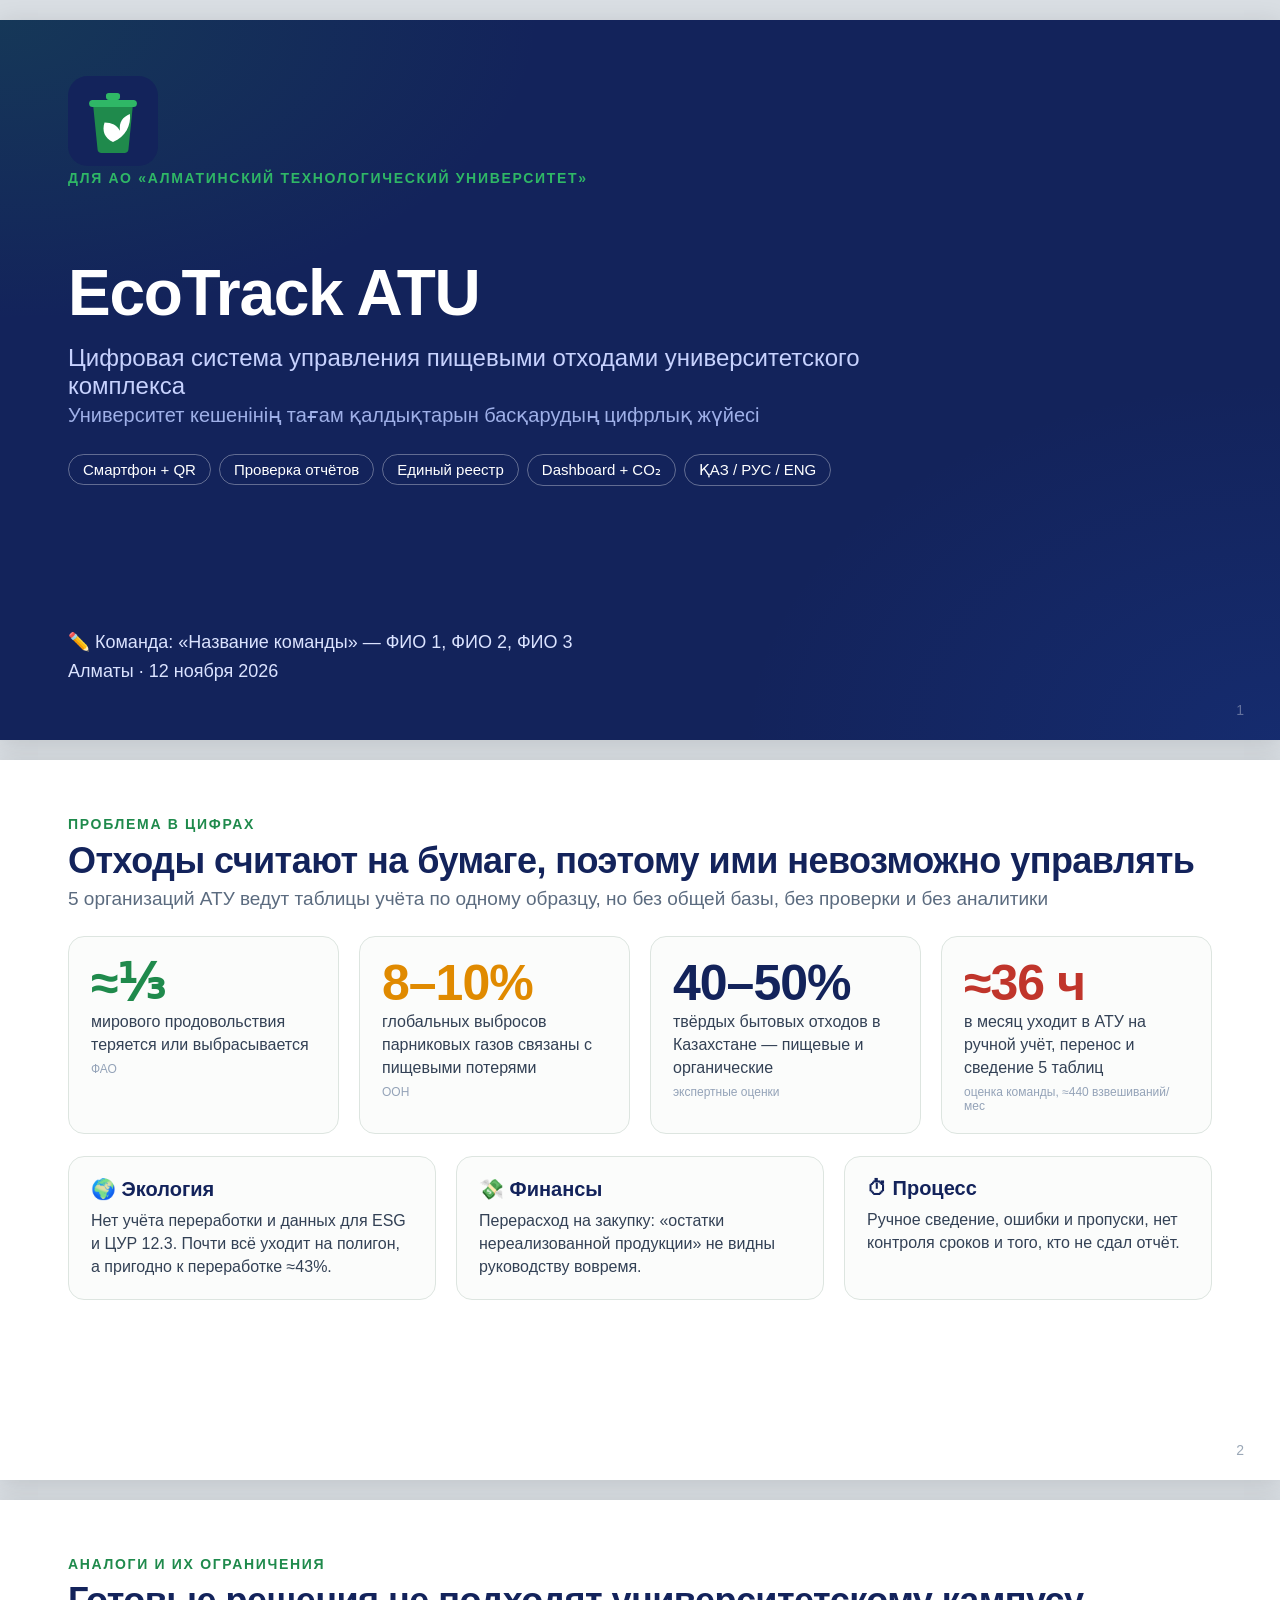
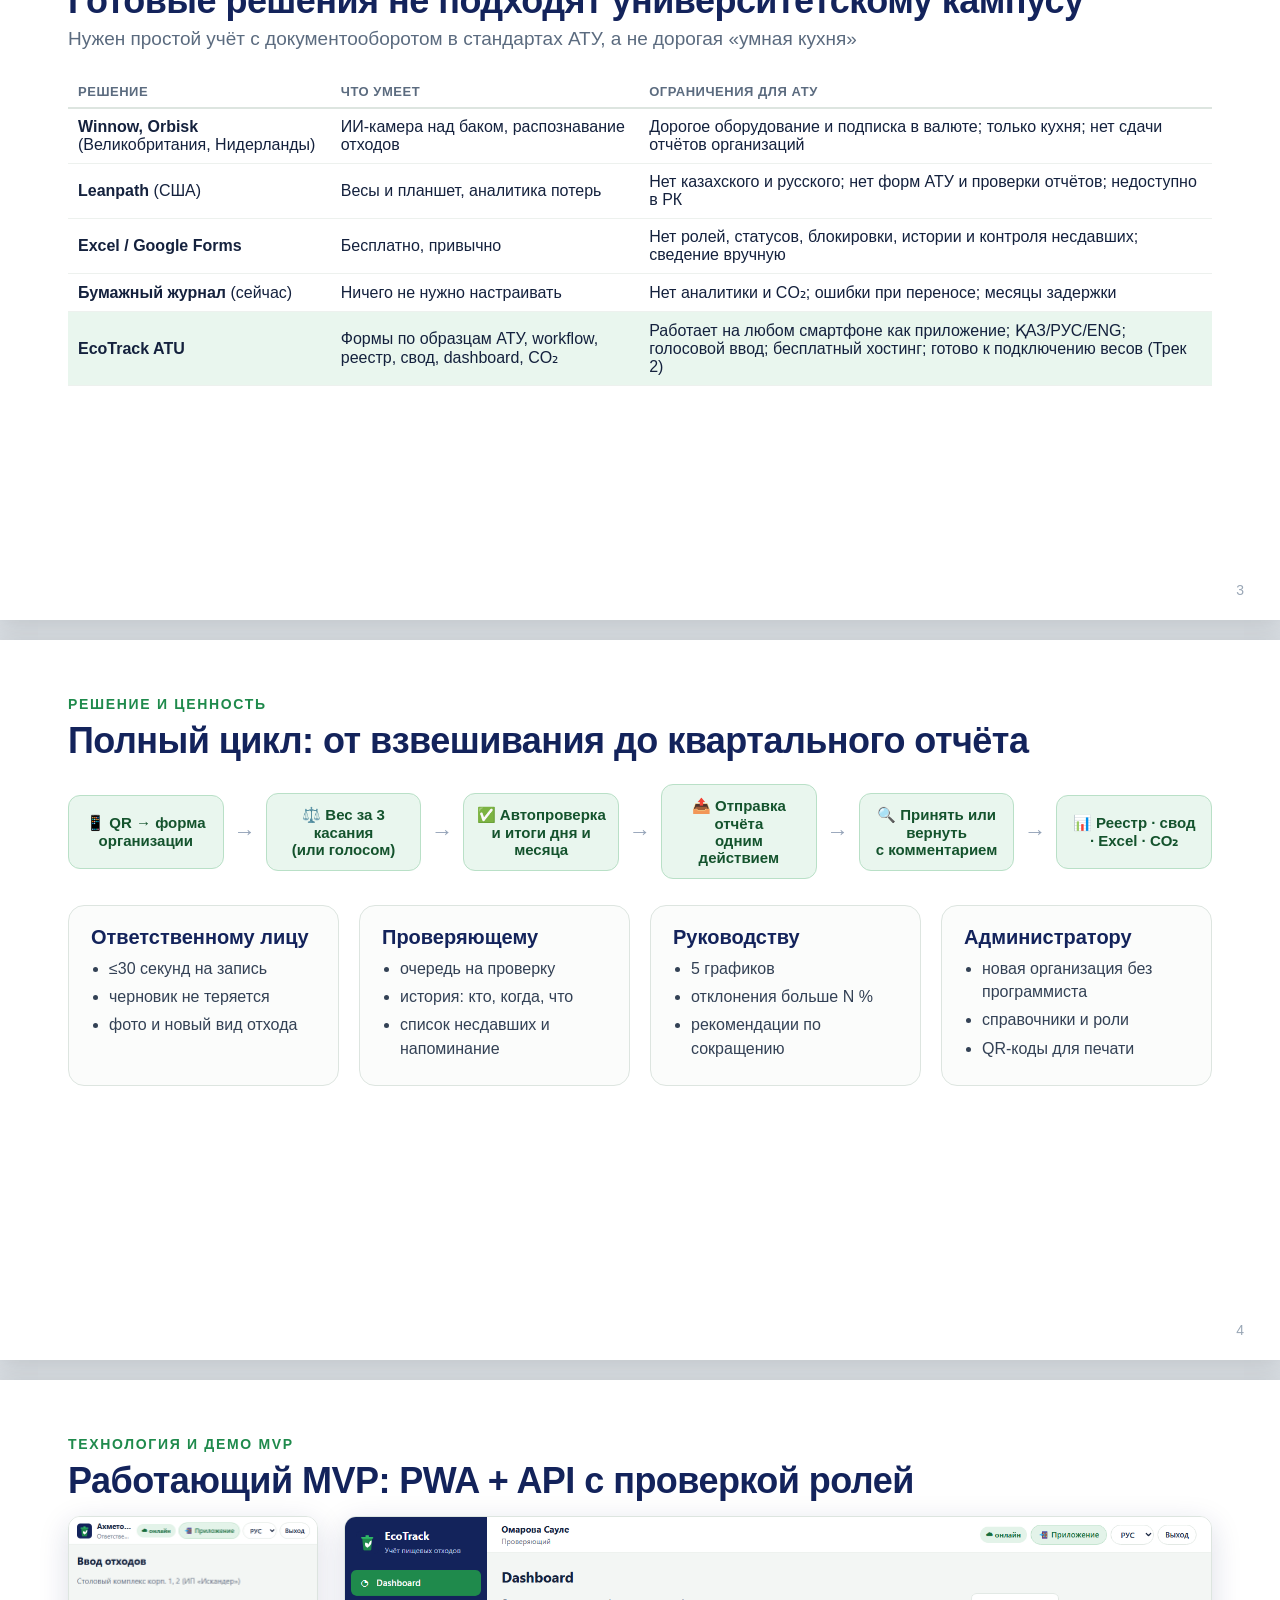
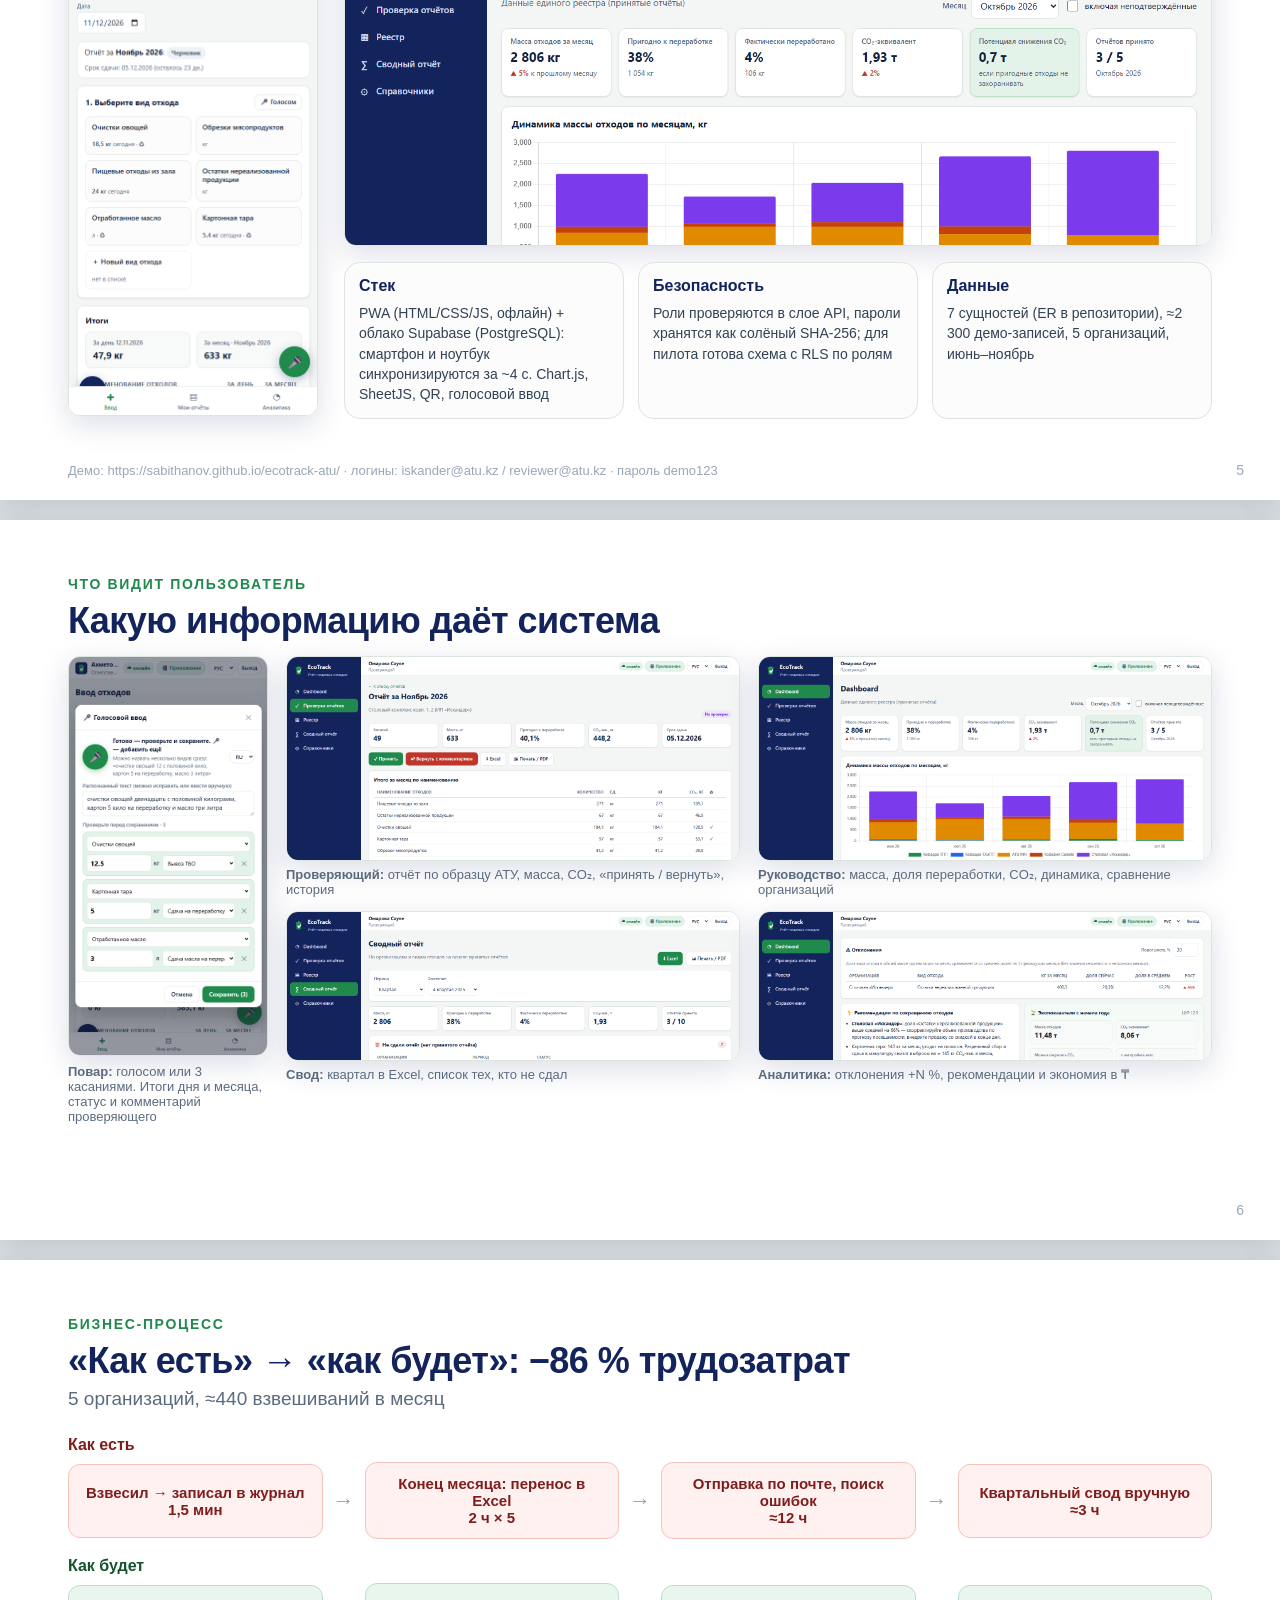
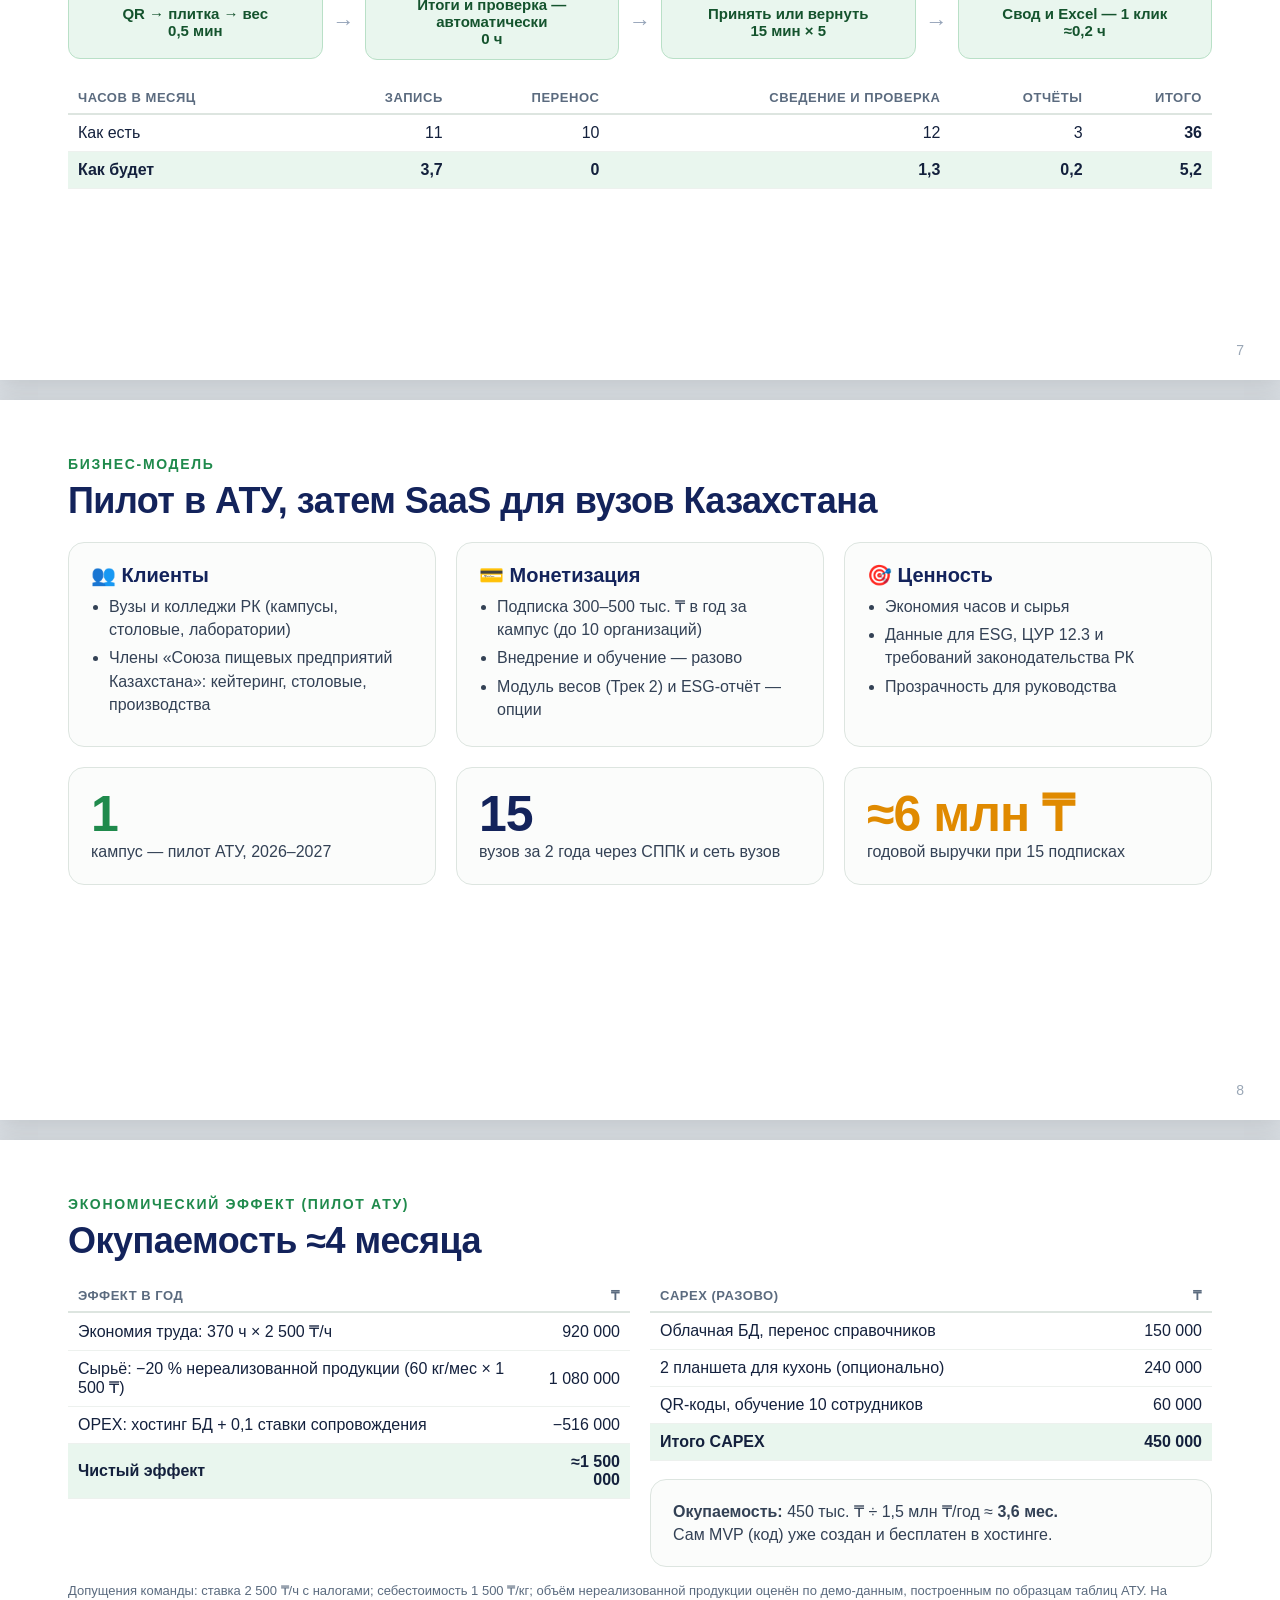
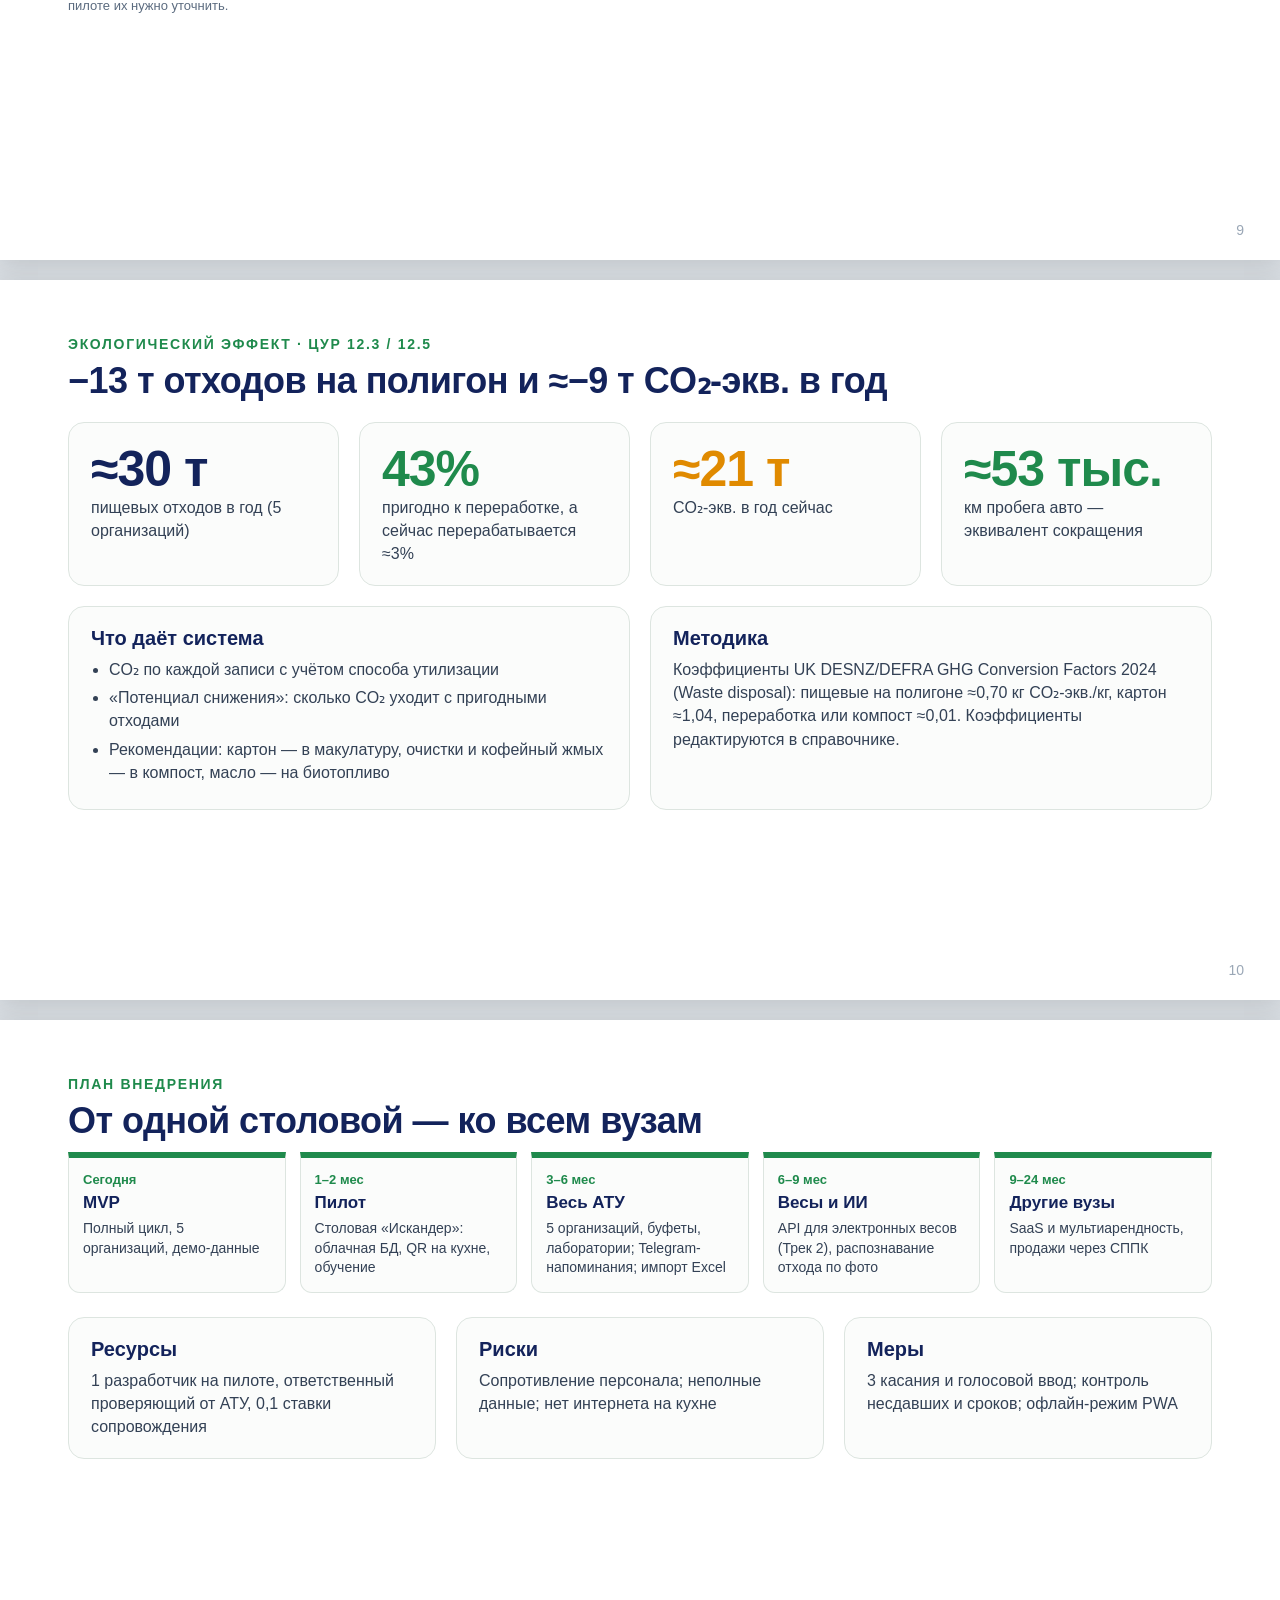
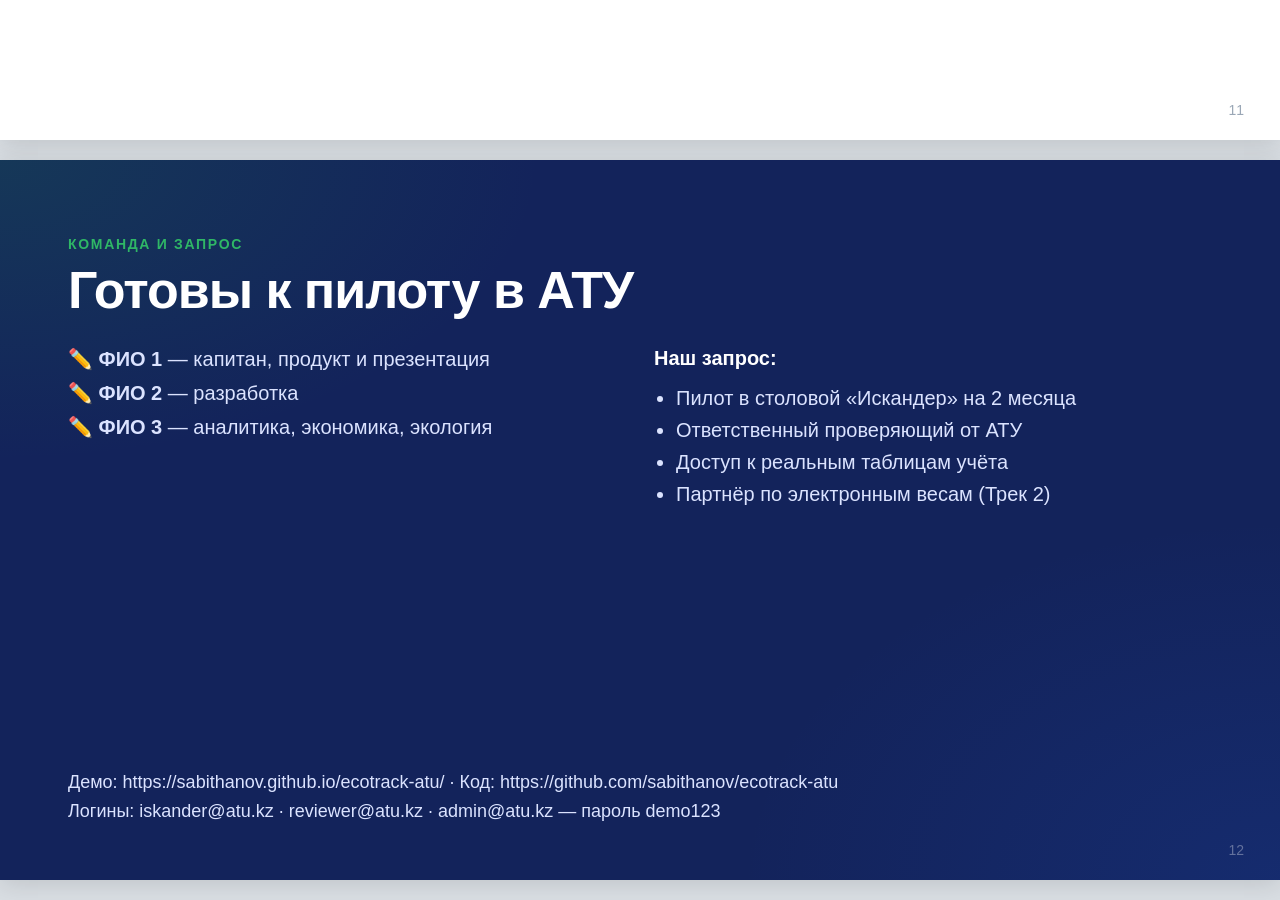
<file: presentation/index.html>
<!doctype html>
<html lang="ru">
<head>
<meta charset="utf-8">
<meta name="viewport" content="width=device-width, initial-scale=1">
<title>EcoTrack ATU — презентация</title>
<style>
  /* ✏️ Перед печатью замените ссылки и имена команды (ищите «✏️») */
  @page { size: 1280px 720px; margin: 0; }
  :root { --navy: #13235b; --green: #1f8a4c; --green2: #2fb766; --soft: #e9f6ee; --muted: #5b6b7f; --text: #14213d; --line: #dde5e0; --orange: #e08a00; --red: #c0352b; }
  * { box-sizing: border-box; }
  html, body { margin: 0; background: #d9dee3; color: var(--text); font-family: "Segoe UI", Roboto, Arial, sans-serif; }
  .slide { width: 1280px; height: 720px; margin: 20px auto; background: #fff; position: relative; overflow: hidden; padding: 56px 68px 48px; page-break-after: always; break-after: page; box-shadow: 0 4px 24px rgba(0,0,0,.12); }
  @media print { html, body { background: #fff; } .slide { margin: 0; box-shadow: none; } }
  .slide::after { content: attr(data-n); position: absolute; right: 36px; bottom: 22px; font-size: 14px; color: #9aa7b6; }
  .foot { position: absolute; left: 68px; bottom: 22px; font-size: 13px; color: #9aa7b6; }
  h1 { font-size: 46px; margin: 0 0 14px; letter-spacing: -.02em; }
  h2 { font-size: 36px; margin: 0 0 6px; letter-spacing: -.015em; color: var(--navy); }
  .sub { font-size: 19px; color: var(--muted); margin: 0 0 26px; }
  .kicker { font-size: 14px; font-weight: 700; letter-spacing: .12em; text-transform: uppercase; color: var(--green); margin-bottom: 8px; }
  .grid { display: grid; gap: 20px; }
  .g2 { grid-template-columns: 1fr 1fr; } .g3 { grid-template-columns: repeat(3, 1fr); } .g4 { grid-template-columns: repeat(4, 1fr); }
  .card { border: 1px solid var(--line); border-radius: 16px; padding: 20px 22px; background: #fbfcfb; }
  .card h3 { margin: 0 0 8px; font-size: 20px; color: var(--navy); }
  .card p, .card li { font-size: 16px; line-height: 1.45; margin: 0; color: #334155; }
  .card ul { margin: 0; padding-left: 18px; } .card li { margin-bottom: 5px; }
  .big { font-size: 50px; font-weight: 800; color: var(--green); letter-spacing: -.02em; line-height: 1.05; }
  .big.navy { color: var(--navy); } .big.orange { color: var(--orange); } .big.red { color: var(--red); }
  .src { font-size: 12px; color: #94a3b8; margin-top: 6px; }
  .pill { display: inline-block; padding: 5px 12px; border-radius: 999px; background: var(--soft); color: #166e3b; font-weight: 700; font-size: 14px; margin: 0 6px 6px 0; }
  table { border-collapse: collapse; width: 100%; font-size: 16px; }
  th { text-align: left; font-size: 13px; text-transform: uppercase; letter-spacing: .04em; color: var(--muted); border-bottom: 2px solid var(--line); padding: 8px 10px; }
  td { padding: 9px 10px; border-bottom: 1px solid #edf1ee; }
  td.num, th.num { text-align: right; }
  tr.tot td { font-weight: 800; background: var(--soft); }
  .shot { border-radius: 12px; border: 1px solid var(--line); box-shadow: 0 8px 30px rgba(19,35,91,.15); display: block; }
  .flow { display: flex; align-items: center; gap: 10px; flex-wrap: nowrap; }
  .step { flex: 1; background: var(--soft); border: 1px solid #b9e0c7; border-radius: 12px; padding: 12px; text-align: center; font-size: 15px; font-weight: 600; color: #14532d; min-height: 74px; display: flex; align-items: center; justify-content: center; }
  .step.bad { background: #fff1ef; border-color: #f3c3bc; color: #7f1d1d; }
  .arrow { color: #94a3b8; font-size: 22px; flex: 0 0 auto; }
  /* title */
  .title { background: radial-gradient(900px 500px at 0% 0%, #1f8a4c33, transparent 60%), radial-gradient(900px 600px at 100% 100%, #2563eb22, transparent 60%), var(--navy); color: #fff; }
  .title h1 { color: #fff; font-size: 64px; margin-top: 70px; }
  .title .sub { color: #c7d2fe; font-size: 24px; max-width: 900px; }
  .title .kicker { color: var(--green2); }
  .title .logo { width: 90px; height: 90px; }
  .title .meta { position: absolute; left: 68px; bottom: 54px; font-size: 18px; color: #dbe3ff; line-height: 1.6; }
  .title .badge { display: inline-block; border: 1px solid #ffffff55; border-radius: 999px; padding: 6px 14px; margin-right: 8px; font-size: 15px; color: #fff; }
  .title::after { color: #ffffff55; }
  .timeline { display: grid; grid-template-columns: repeat(5, 1fr); gap: 14px; margin-top: 10px; }
  .tl { border-top: 6px solid var(--green); background: #fbfcfb; border-radius: 0 0 12px 12px; padding: 14px; border-left: 1px solid var(--line); border-right: 1px solid var(--line); border-bottom: 1px solid var(--line); }
  .tl b { display: block; font-size: 17px; color: var(--navy); } .tl .when { font-size: 13px; color: var(--green); font-weight: 700; margin-bottom: 6px; }
  .tl p { font-size: 14px; margin: 6px 0 0; color: #334155; line-height: 1.4; }
  .note { font-size: 13px; color: var(--muted); }
</style>
</head>
<body>

<!-- 1. Титульный -->
<section class="slide title" data-n="1">
  <img class="logo" src="../assets/icon.svg" alt="">
  <div class="kicker">Для АО «Алматинский технологический университет»</div>
  <h1>EcoTrack ATU</h1>
  <p class="sub">Цифровая система управления пищевыми отходами университетского комплекса<br><span style="color:#9fb0e8;font-size:20px">Университет кешенінің тағам қалдықтарын басқарудың цифрлық жүйесі</span></p>
  <div style="margin-top:26px"><span class="badge">Смартфон + QR</span><span class="badge">Проверка отчётов</span><span class="badge">Единый реестр</span><span class="badge">Dashboard + CO₂</span><span class="badge">ҚАЗ / РУС / ENG</span></div>
  <div class="meta">✏️ Команда: «Название команды» — ФИО 1, ФИО 2, ФИО 3<br>Алматы · 12 ноября 2026</div>
</section>

<!-- 2. Проблема -->
<section class="slide" data-n="2">
  <div class="kicker">Проблема в цифрах</div>
  <h2>Отходы считают на бумаге, поэтому ими невозможно управлять</h2>
  <p class="sub">5 организаций АТУ ведут таблицы учёта по одному образцу, но без общей базы, без проверки и без аналитики</p>
  <div class="grid g4" style="margin-bottom:22px">
    <div class="card"><div class="big">≈⅓</div><p>мирового продовольствия теряется или выбрасывается</p><div class="src">ФАО</div></div>
    <div class="card"><div class="big orange">8–10%</div><p>глобальных выбросов парниковых газов связаны с пищевыми потерями</p><div class="src">ООН</div></div>
    <div class="card"><div class="big navy">40–50%</div><p>твёрдых бытовых отходов в Казахстане — пищевые и органические</p><div class="src">экспертные оценки</div></div>
    <div class="card"><div class="big red">≈36 ч</div><p>в месяц уходит в АТУ на ручной учёт, перенос и сведение 5 таблиц</p><div class="src">оценка команды, ≈440 взвешиваний/мес</div></div>
  </div>
  <div class="grid g3">
    <div class="card"><h3>🌍 Экология</h3><p>Нет учёта переработки и данных для ESG и ЦУР 12.3. Почти всё уходит на полигон, а пригодно к переработке ≈43%.</p></div>
    <div class="card"><h3>💸 Финансы</h3><p>Перерасход на закупку: «остатки нереализованной продукции» не видны руководству вовремя.</p></div>
    <div class="card"><h3>⏱ Процесс</h3><p>Ручное сведение, ошибки и пропуски, нет контроля сроков и того, кто не сдал отчёт.</p></div>
  </div>
</section>

<!-- 3. Аналоги -->
<section class="slide" data-n="3">
  <div class="kicker">Аналоги и их ограничения</div>
  <h2>Готовые решения не подходят университетскому кампусу</h2>
  <p class="sub">Нужен простой учёт с документооборотом в стандартах АТУ, а не дорогая «умная кухня»</p>
  <table>
    <tr><th>Решение</th><th>Что умеет</th><th>Ограничения для АТУ</th></tr>
    <tr><td><b>Winnow, Orbisk</b> (Великобритания, Нидерланды)</td><td>ИИ-камера над баком, распознавание отходов</td><td>Дорогое оборудование и подписка в валюте; только кухня; нет сдачи отчётов организаций</td></tr>
    <tr><td><b>Leanpath</b> (США)</td><td>Весы и планшет, аналитика потерь</td><td>Нет казахского и русского; нет форм АТУ и проверки отчётов; недоступно в РК</td></tr>
    <tr><td><b>Excel / Google Forms</b></td><td>Бесплатно, привычно</td><td>Нет ролей, статусов, блокировки, истории и контроля несдавших; сведение вручную</td></tr>
    <tr><td><b>Бумажный журнал</b> (сейчас)</td><td>Ничего не нужно настраивать</td><td>Нет аналитики и CO₂; ошибки при переносе; месяцы задержки</td></tr>
    <tr style="background:#e9f6ee"><td><b>EcoTrack ATU</b></td><td>Формы по образцам АТУ, workflow, реестр, свод, dashboard, CO₂</td><td>Работает на любом смартфоне как приложение; ҚАЗ/РУС/ENG; голосовой ввод; бесплатный хостинг; готово к подключению весов (Трек 2)</td></tr>
  </table>
</section>

<!-- 4. Решение -->
<section class="slide" data-n="4">
  <div class="kicker">Решение и ценность</div>
  <h2>Полный цикл: от взвешивания до квартального отчёта</h2>
  <div class="flow" style="margin:22px 0 26px">
    <div class="step">📱 QR → форма организации</div><div class="arrow">→</div>
    <div class="step">⚖️ Вес за 3 касания<br>(или голосом)</div><div class="arrow">→</div>
    <div class="step">✅ Автопроверка<br>и итоги дня и месяца</div><div class="arrow">→</div>
    <div class="step">📤 Отправка отчёта<br>одним действием</div><div class="arrow">→</div>
    <div class="step">🔍 Принять или вернуть<br>с комментарием</div><div class="arrow">→</div>
    <div class="step">📊 Реестр · свод · Excel · CO₂</div>
  </div>
  <div class="grid g4">
    <div class="card"><h3>Ответственному лицу</h3><ul><li>≤30 секунд на запись</li><li>черновик не теряется</li><li>фото и новый вид отхода</li></ul></div>
    <div class="card"><h3>Проверяющему</h3><ul><li>очередь на проверку</li><li>история: кто, когда, что</li><li>список несдавших и напоминание</li></ul></div>
    <div class="card"><h3>Руководству</h3><ul><li>5 графиков</li><li>отклонения больше N %</li><li>рекомендации по сокращению</li></ul></div>
    <div class="card"><h3>Администратору</h3><ul><li>новая организация без программиста</li><li>справочники и роли</li><li>QR-коды для печати</li></ul></div>
  </div>
</section>

<!-- 5. Технология и MVP -->
<section class="slide" data-n="5">
  <div class="kicker">Технология и демо MVP</div>
  <h2>Работающий MVP: PWA + API с проверкой ролей</h2>
  <div class="grid" style="grid-template-columns: 250px 1fr; gap: 26px; margin-top: 14px">
    <img class="shot" src="img/screens/form.png" style="width:250px;height:500px;object-fit:cover;object-position:top" alt="Форма ввода">
    <div>
      <img class="shot" src="img/screens/dashboard.png" style="width:100%;height:330px;object-fit:cover;object-position:top left" alt="Dashboard">
      <div class="grid g3" style="margin-top:16px;gap:14px">
        <div class="card" style="padding:14px"><h3 style="font-size:16px">Стек</h3><p style="font-size:14px">PWA (HTML/CSS/JS, офлайн) + облако Supabase (PostgreSQL): смартфон и ноутбук синхронизируются за ~4 с. Chart.js, SheetJS, QR, голосовой ввод</p></div>
        <div class="card" style="padding:14px"><h3 style="font-size:16px">Безопасность</h3><p style="font-size:14px">Роли проверяются в слое API, пароли хранятся как солёный SHA-256; для пилота готова схема с RLS по ролям</p></div>
        <div class="card" style="padding:14px"><h3 style="font-size:16px">Данные</h3><p style="font-size:14px">7 сущностей (ER в репозитории), ≈2 300 демо-записей, 5 организаций, июнь–ноябрь</p></div>
      </div>
    </div>
  </div>
  <div class="foot">Демо: https://sabithanov.github.io/ecotrack-atu/ · логины: iskander@atu.kz / reviewer@atu.kz · пароль demo123</div>
</section>

<!-- 6. Экраны: какую информацию даёт система -->
<section class="slide" data-n="6">
  <div class="kicker">Что видит пользователь</div>
  <h2>Какую информацию даёт система</h2>
  <div class="grid" style="grid-template-columns: 200px 1fr 1fr; gap: 18px; margin-top: 14px; align-items: start">
    <div><img class="shot" src="img/screens/voice.png" style="width:200px;height:400px;object-fit:cover;object-position:top" alt=""><p class="note" style="margin-top:8px"><b>Повар:</b> голосом или 3 касаниями. Итоги дня и месяца, статус и комментарий проверяющего</p></div>
    <div>
      <img class="shot" src="img/screens/review.png" style="width:100%;height:205px;object-fit:cover;object-position:top left" alt="">
      <p class="note" style="margin:6px 0 14px"><b>Проверяющий:</b> отчёт по образцу АТУ, масса, CO₂, «принять / вернуть», история</p>
      <img class="shot" src="img/screens/nonsub.png" style="width:100%;height:150px;object-fit:cover;object-position:top left" alt="">
      <p class="note" style="margin-top:6px"><b>Свод:</b> квартал в Excel, список тех, кто не сдал</p>
    </div>
    <div>
      <img class="shot" src="img/screens/dashboard.png" style="width:100%;height:205px;object-fit:cover;object-position:top left" alt="">
      <p class="note" style="margin:6px 0 14px"><b>Руководство:</b> масса, доля переработки, CO₂, динамика, сравнение организаций</p>
      <img class="shot" src="img/screens/anomalies.png" style="width:100%;height:150px;object-fit:cover;object-position:top left" alt="">
      <p class="note" style="margin-top:6px"><b>Аналитика:</b> отклонения +N %, рекомендации и экономия в ₸</p>
    </div>
  </div>
</section>

<!-- 6. Как есть / как будет --><section class="slide" data-n="7">
  <div class="kicker">Бизнес-процесс</div>
  <h2>«Как есть» → «как будет»: −86 % трудозатрат</h2>
  <p class="sub">5 организаций, ≈440 взвешиваний в месяц</p>
  <div style="font-weight:700;color:#7f1d1d;margin-bottom:8px">Как есть</div>
  <div class="flow"><div class="step bad">Взвесил → записал в журнал<br>1,5 мин</div><div class="arrow">→</div><div class="step bad">Конец месяца: перенос в Excel<br>2 ч × 5</div><div class="arrow">→</div><div class="step bad">Отправка по почте, поиск ошибок<br>≈12 ч</div><div class="arrow">→</div><div class="step bad">Квартальный свод вручную<br>≈3 ч</div></div>
  <div style="font-weight:700;color:#14532d;margin:18px 0 8px">Как будет</div>
  <div class="flow"><div class="step">QR → плитка → вес<br>0,5 мин</div><div class="arrow">→</div><div class="step">Итоги и проверка — автоматически<br>0 ч</div><div class="arrow">→</div><div class="step">Принять или вернуть<br>15 мин × 5</div><div class="arrow">→</div><div class="step">Свод и Excel — 1 клик<br>≈0,2 ч</div></div>
  <table style="margin-top:22px">
    <tr><th>Часов в месяц</th><th class="num">Запись</th><th class="num">Перенос</th><th class="num">Сведение и проверка</th><th class="num">Отчёты</th><th class="num">Итого</th></tr>
    <tr><td>Как есть</td><td class="num">11</td><td class="num">10</td><td class="num">12</td><td class="num">3</td><td class="num"><b>36</b></td></tr>
    <tr class="tot"><td>Как будет</td><td class="num">3,7</td><td class="num">0</td><td class="num">1,3</td><td class="num">0,2</td><td class="num">5,2</td></tr>
  </table>
</section>

<!-- 7. Бизнес-модель -->
<section class="slide" data-n="8">
  <div class="kicker">Бизнес-модель</div>
  <h2>Пилот в АТУ, затем SaaS для вузов Казахстана</h2>
  <div class="grid g3" style="margin-top:20px">
    <div class="card"><h3>👥 Клиенты</h3><ul><li>Вузы и колледжи РК (кампусы, столовые, лаборатории)</li><li>Члены «Союза пищевых предприятий Казахстана»: кейтеринг, столовые, производства</li></ul></div>
    <div class="card"><h3>💳 Монетизация</h3><ul><li>Подписка 300–500 тыс. ₸ в год за кампус (до 10 организаций)</li><li>Внедрение и обучение — разово</li><li>Модуль весов (Трек 2) и ESG-отчёт — опции</li></ul></div>
    <div class="card"><h3>🎯 Ценность</h3><ul><li>Экономия часов и сырья</li><li>Данные для ESG, ЦУР 12.3 и требований законодательства РК</li><li>Прозрачность для руководства</li></ul></div>
  </div>
  <div class="grid g3" style="margin-top:20px">
    <div class="card"><div class="big">1</div><p>кампус — пилот АТУ, 2026–2027</p></div>
    <div class="card"><div class="big navy">15</div><p>вузов за 2 года через СППК и сеть вузов</p></div>
    <div class="card"><div class="big orange">≈6 млн ₸</div><p>годовой выручки при 15 подписках</p></div>
  </div>
</section>

<!-- 8. Экономический эффект -->
<section class="slide" data-n="9">
  <div class="kicker">Экономический эффект (пилот АТУ)</div>
  <h2>Окупаемость ≈4 месяца</h2>
  <div class="grid g2" style="margin-top:18px">
    <div>
      <table>
        <tr><th>Эффект в год</th><th class="num">₸</th></tr>
        <tr><td>Экономия труда: 370 ч × 2 500 ₸/ч</td><td class="num">920 000</td></tr>
        <tr><td>Сырьё: −20 % нереализованной продукции (60 кг/мес × 1 500 ₸)</td><td class="num">1 080 000</td></tr>
        <tr><td>OPEX: хостинг БД + 0,1 ставки сопровождения</td><td class="num">−516 000</td></tr>
        <tr class="tot"><td>Чистый эффект</td><td class="num">≈1 500 000</td></tr>
      </table>
    </div>
    <div>
      <table>
        <tr><th>CAPEX (разово)</th><th class="num">₸</th></tr>
        <tr><td>Облачная БД, перенос справочников</td><td class="num">150 000</td></tr>
        <tr><td>2 планшета для кухонь (опционально)</td><td class="num">240 000</td></tr>
        <tr><td>QR-коды, обучение 10 сотрудников</td><td class="num">60 000</td></tr>
        <tr class="tot"><td>Итого CAPEX</td><td class="num">450 000</td></tr>
      </table>
      <div class="card" style="margin-top:18px"><p><b>Окупаемость:</b> 450 тыс. ₸ ÷ 1,5 млн ₸/год ≈ <b>3,6 мес.</b><br>Сам MVP (код) уже создан и бесплатен в хостинге.</p></div>
    </div>
  </div>
  <p class="note" style="margin-top:16px">Допущения команды: ставка 2 500 ₸/ч с налогами; себестоимость 1 500 ₸/кг; объём нереализованной продукции оценён по демо-данным, построенным по образцам таблиц АТУ. На пилоте их нужно уточнить.</p>
</section>

<!-- 9. Экологический эффект -->
<section class="slide" data-n="10">
  <div class="kicker">Экологический эффект · ЦУР 12.3 / 12.5</div>
  <h2>−13 т отходов на полигон и ≈−9 т CO₂-экв. в год</h2>
  <div class="grid g4" style="margin:20px 0">
    <div class="card"><div class="big navy">≈30 т</div><p>пищевых отходов в год (5 организаций)</p></div>
    <div class="card"><div class="big">43%</div><p>пригодно к переработке, а сейчас перерабатывается ≈3%</p></div>
    <div class="card"><div class="big orange">≈21 т</div><p>CO₂-экв. в год сейчас</p></div>
    <div class="card"><div class="big">≈53 тыс.</div><p>км пробега авто — эквивалент сокращения</p></div>
  </div>
  <div class="grid g2">
    <div class="card"><h3>Что даёт система</h3><ul><li>CO₂ по каждой записи с учётом способа утилизации</li><li>«Потенциал снижения»: сколько CO₂ уходит с пригодными отходами</li><li>Рекомендации: картон — в макулатуру, очистки и кофейный жмых — в компост, масло — на биотопливо</li></ul></div>
    <div class="card"><h3>Методика</h3><p>Коэффициенты UK DESNZ/DEFRA GHG Conversion Factors 2024 (Waste disposal): пищевые на полигоне ≈0,70 кг CO₂-экв./кг, картон ≈1,04, переработка или компост ≈0,01. Коэффициенты редактируются в справочнике.</p></div>
  </div>
</section>

<!-- 10. План внедрения -->
<section class="slide" data-n="11">
  <div class="kicker">План внедрения</div>
  <h2>От одной столовой — ко всем вузам</h2>
  <div class="timeline">
    <div class="tl"><div class="when">Сегодня</div><b>MVP</b><p>Полный цикл, 5 организаций, демо-данные</p></div>
    <div class="tl"><div class="when">1–2 мес</div><b>Пилот</b><p>Столовая «Искандер»: облачная БД, QR на кухне, обучение</p></div>
    <div class="tl"><div class="when">3–6 мес</div><b>Весь АТУ</b><p>5 организаций, буфеты, лаборатории; Telegram-напоминания; импорт Excel</p></div>
    <div class="tl"><div class="when">6–9 мес</div><b>Весы и ИИ</b><p>API для электронных весов (Трек 2), распознавание отхода по фото</p></div>
    <div class="tl"><div class="when">9–24 мес</div><b>Другие вузы</b><p>SaaS и мультиарендность, продажи через СППК</p></div>
  </div>
  <div class="grid g3" style="margin-top:24px">
    <div class="card"><h3>Ресурсы</h3><p>1 разработчик на пилоте, ответственный проверяющий от АТУ, 0,1 ставки сопровождения</p></div>
    <div class="card"><h3>Риски</h3><p>Сопротивление персонала; неполные данные; нет интернета на кухне</p></div>
    <div class="card"><h3>Меры</h3><p>3 касания и голосовой ввод; контроль несдавших и сроков; офлайн-режим PWA</p></div>
  </div>
</section>

<!-- 11. Команда и запрос -->
<section class="slide title" data-n="12">
  <div class="kicker" style="margin-top:20px">Команда и запрос</div>
  <h1 style="margin-top:6px;font-size:52px">Готовы к пилоту в АТУ</h1>
  <div class="grid g2" style="margin-top:22px;gap:28px">
    <div style="font-size:20px;line-height:1.7;color:#dbe3ff">
      ✏️ <b>ФИО 1</b> — капитан, продукт и презентация<br>
      ✏️ <b>ФИО 2</b> — разработка<br>
      ✏️ <b>ФИО 3</b> — аналитика, экономика, экология
    </div>
    <div style="font-size:20px;line-height:1.6;color:#fff">
      <b>Наш запрос:</b>
      <ul style="margin:8px 0 0;padding-left:22px;color:#dbe3ff">
        <li>Пилот в столовой «Искандер» на 2 месяца</li>
        <li>Ответственный проверяющий от АТУ</li>
        <li>Доступ к реальным таблицам учёта</li>
        <li>Партнёр по электронным весам (Трек 2)</li>
      </ul>
    </div>
  </div>
  <div class="meta">Демо: https://sabithanov.github.io/ecotrack-atu/ · Код: https://github.com/sabithanov/ecotrack-atu<br>Логины: iskander@atu.kz · reviewer@atu.kz · admin@atu.kz — пароль demo123</div>
</section>

<script>
  (function () { // ?n=5 — показать только один слайд (для экспорта в PNG)
    var n = +new URLSearchParams(location.search).get('n');
    if (n) { document.body.style.background = '#fff'; document.querySelectorAll('.slide').forEach(function (s, i) { if (i + 1 !== n) s.remove(); else s.style.margin = '0'; }); }
  })();
</script>
</body>
</html>
</file>
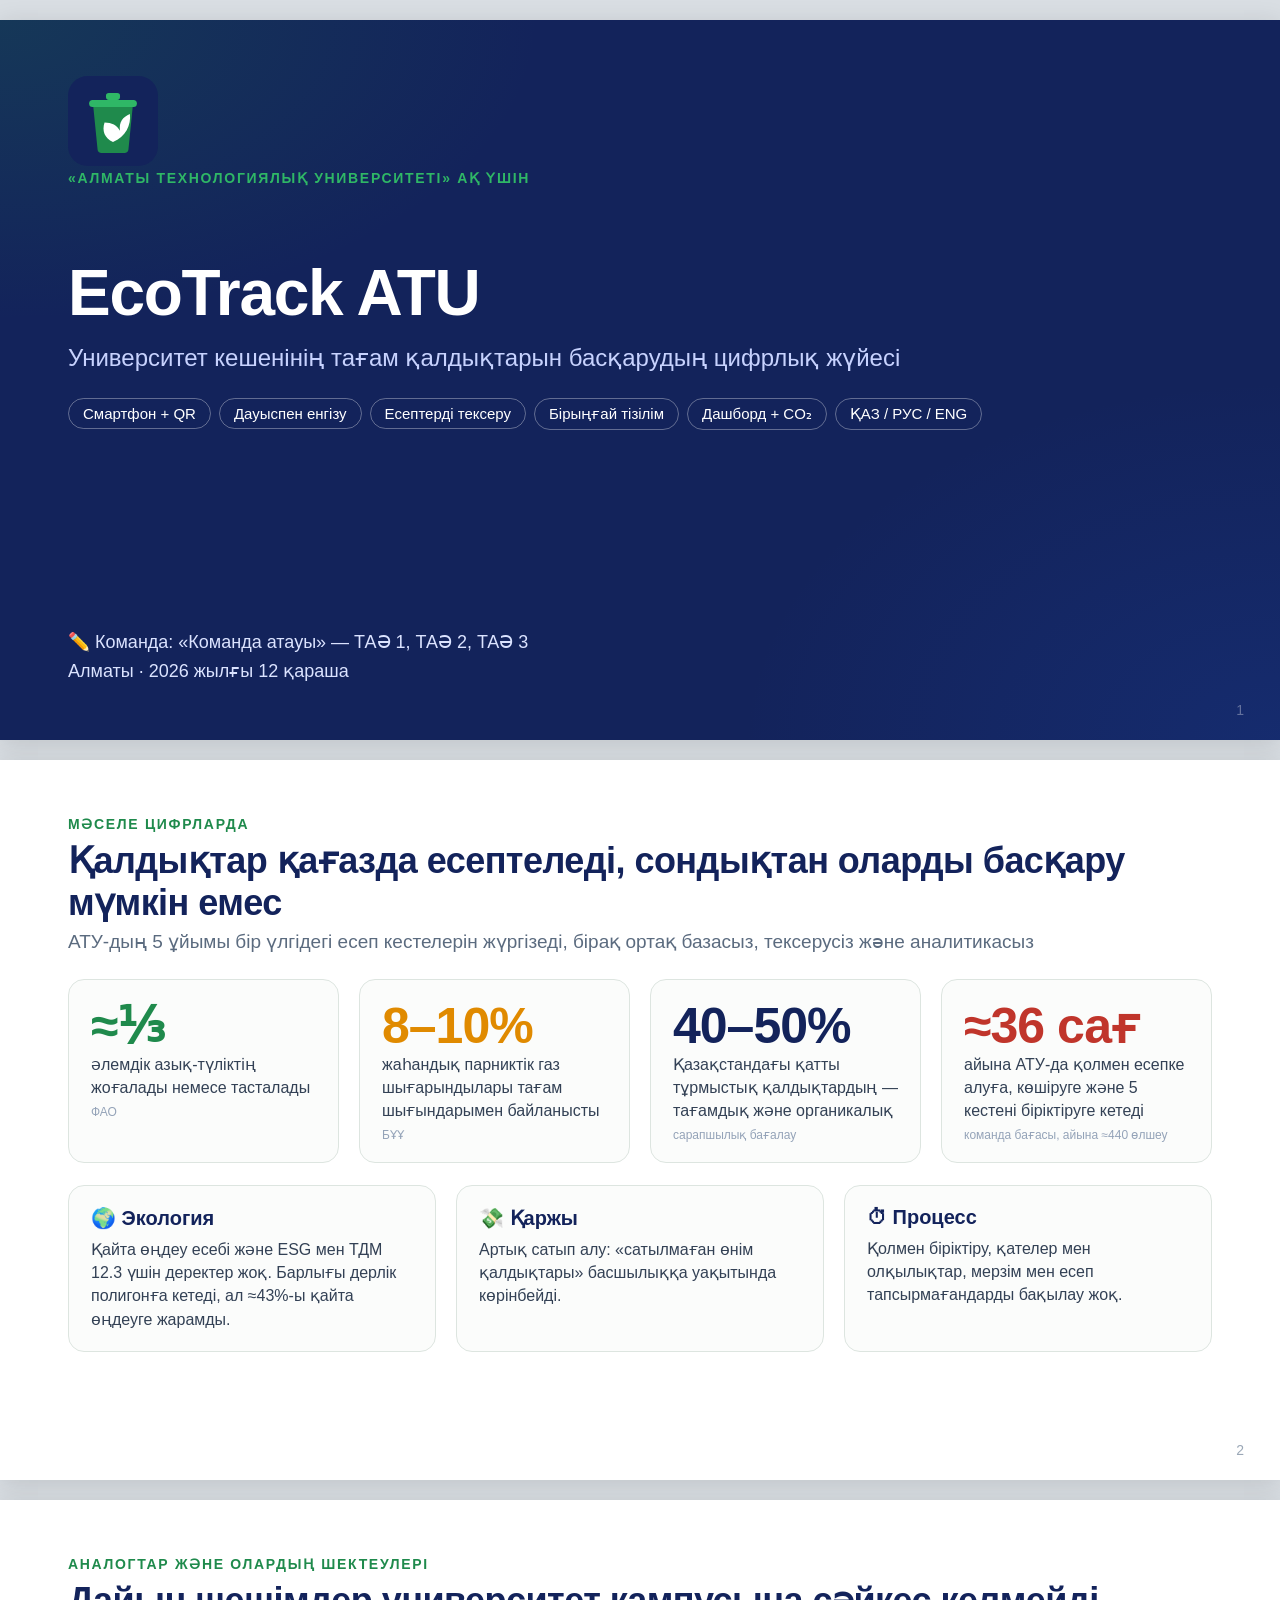
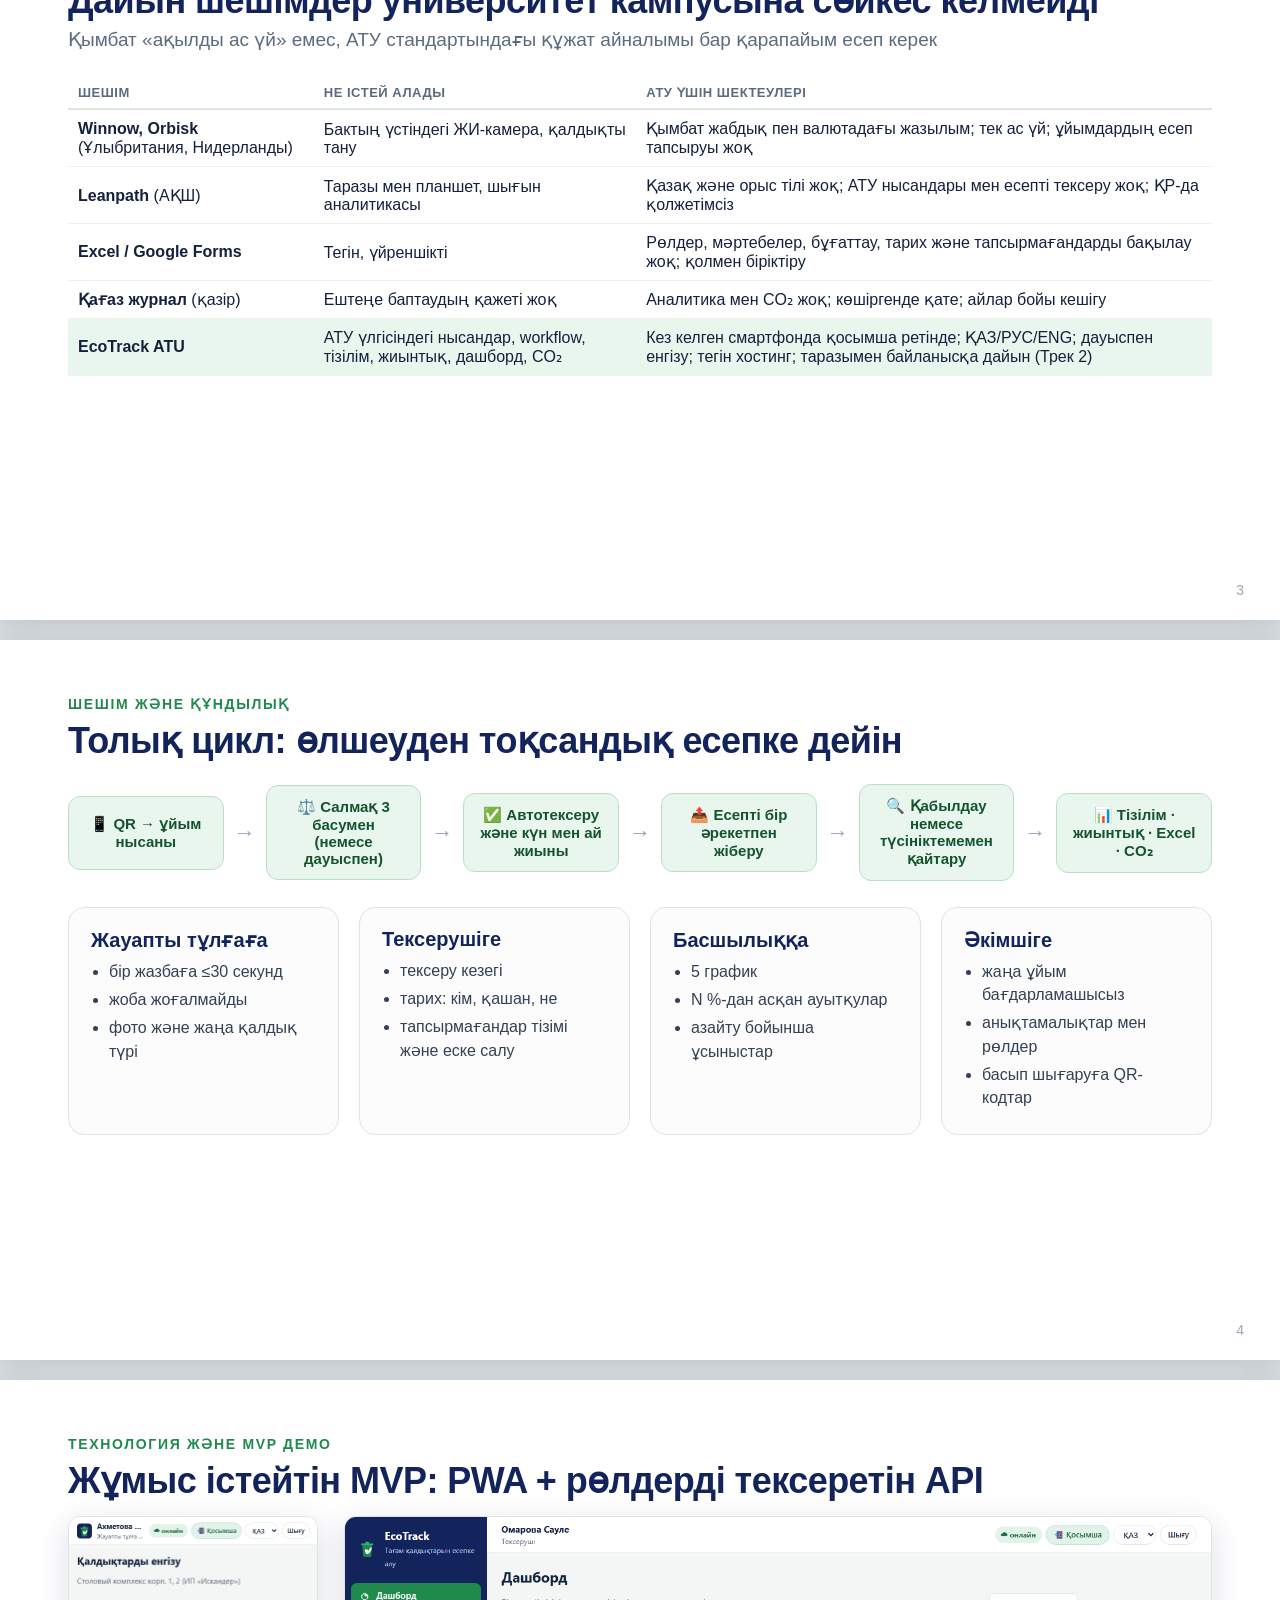
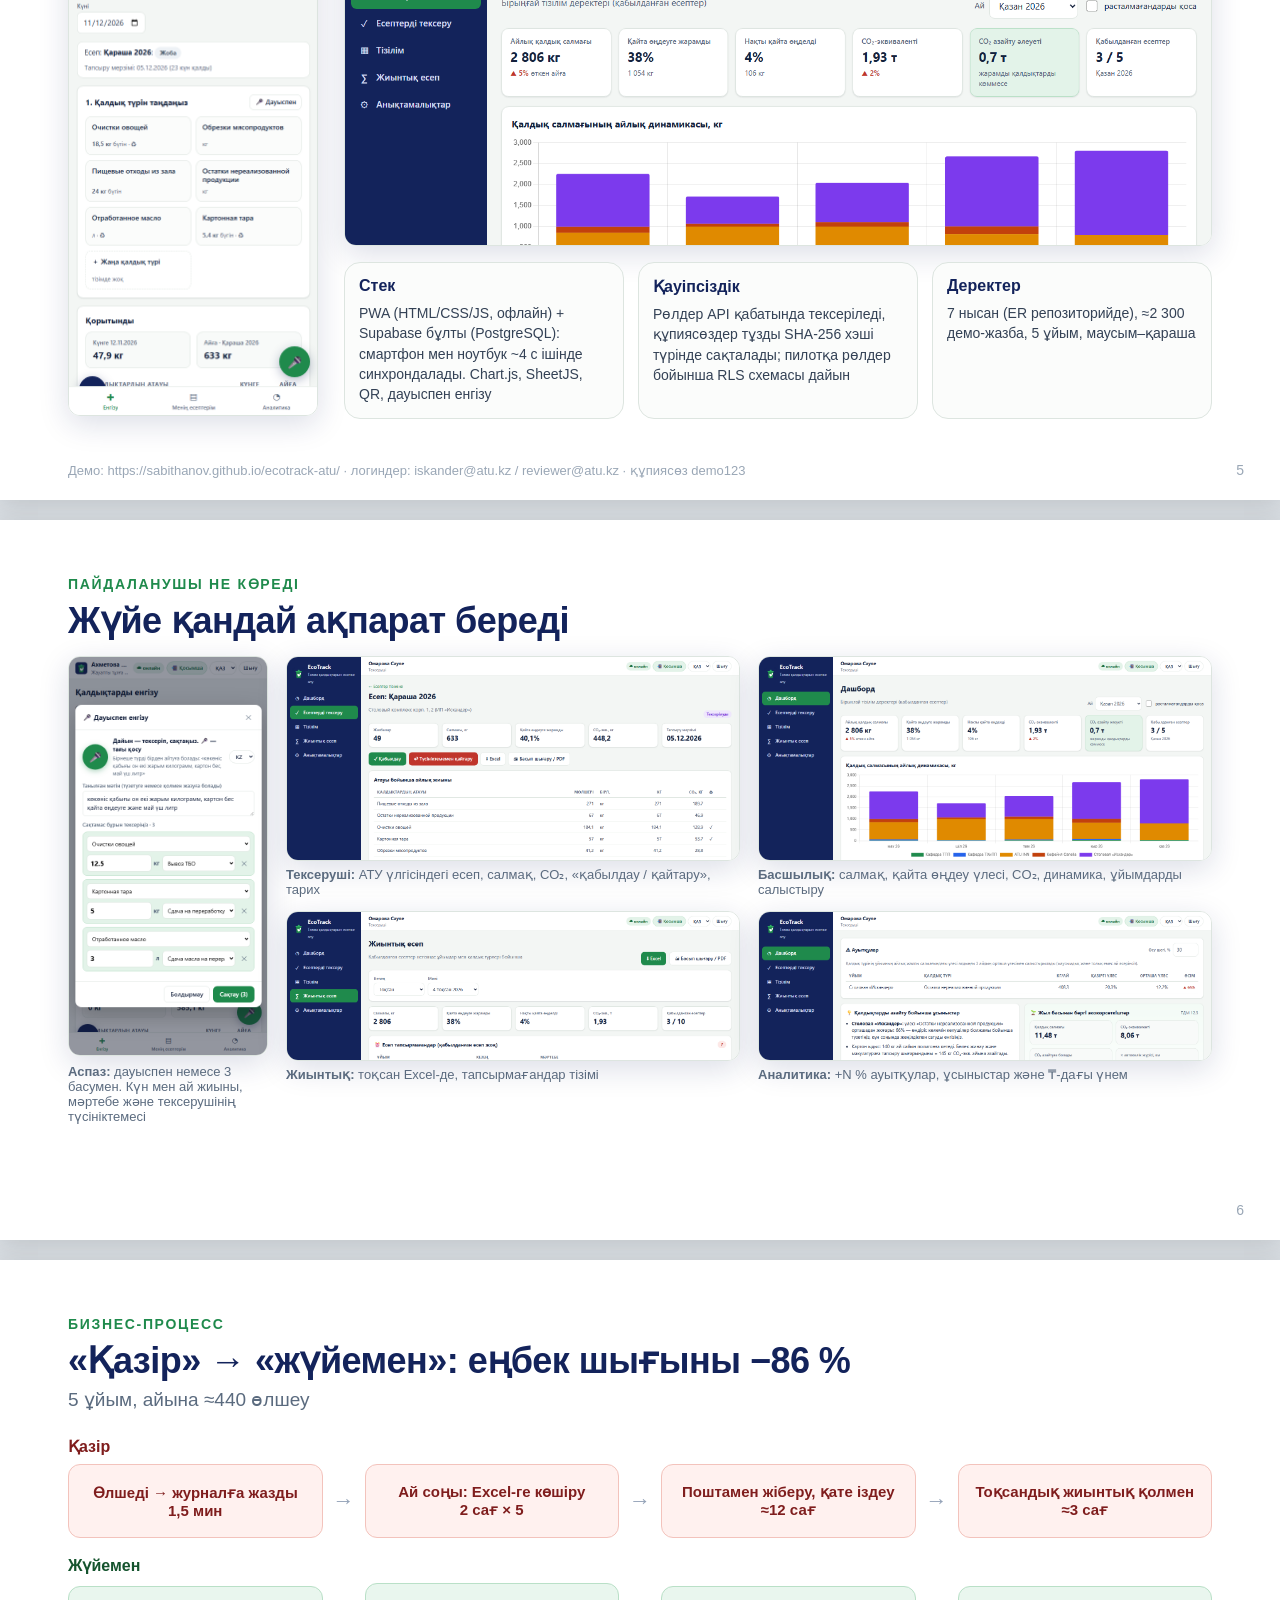
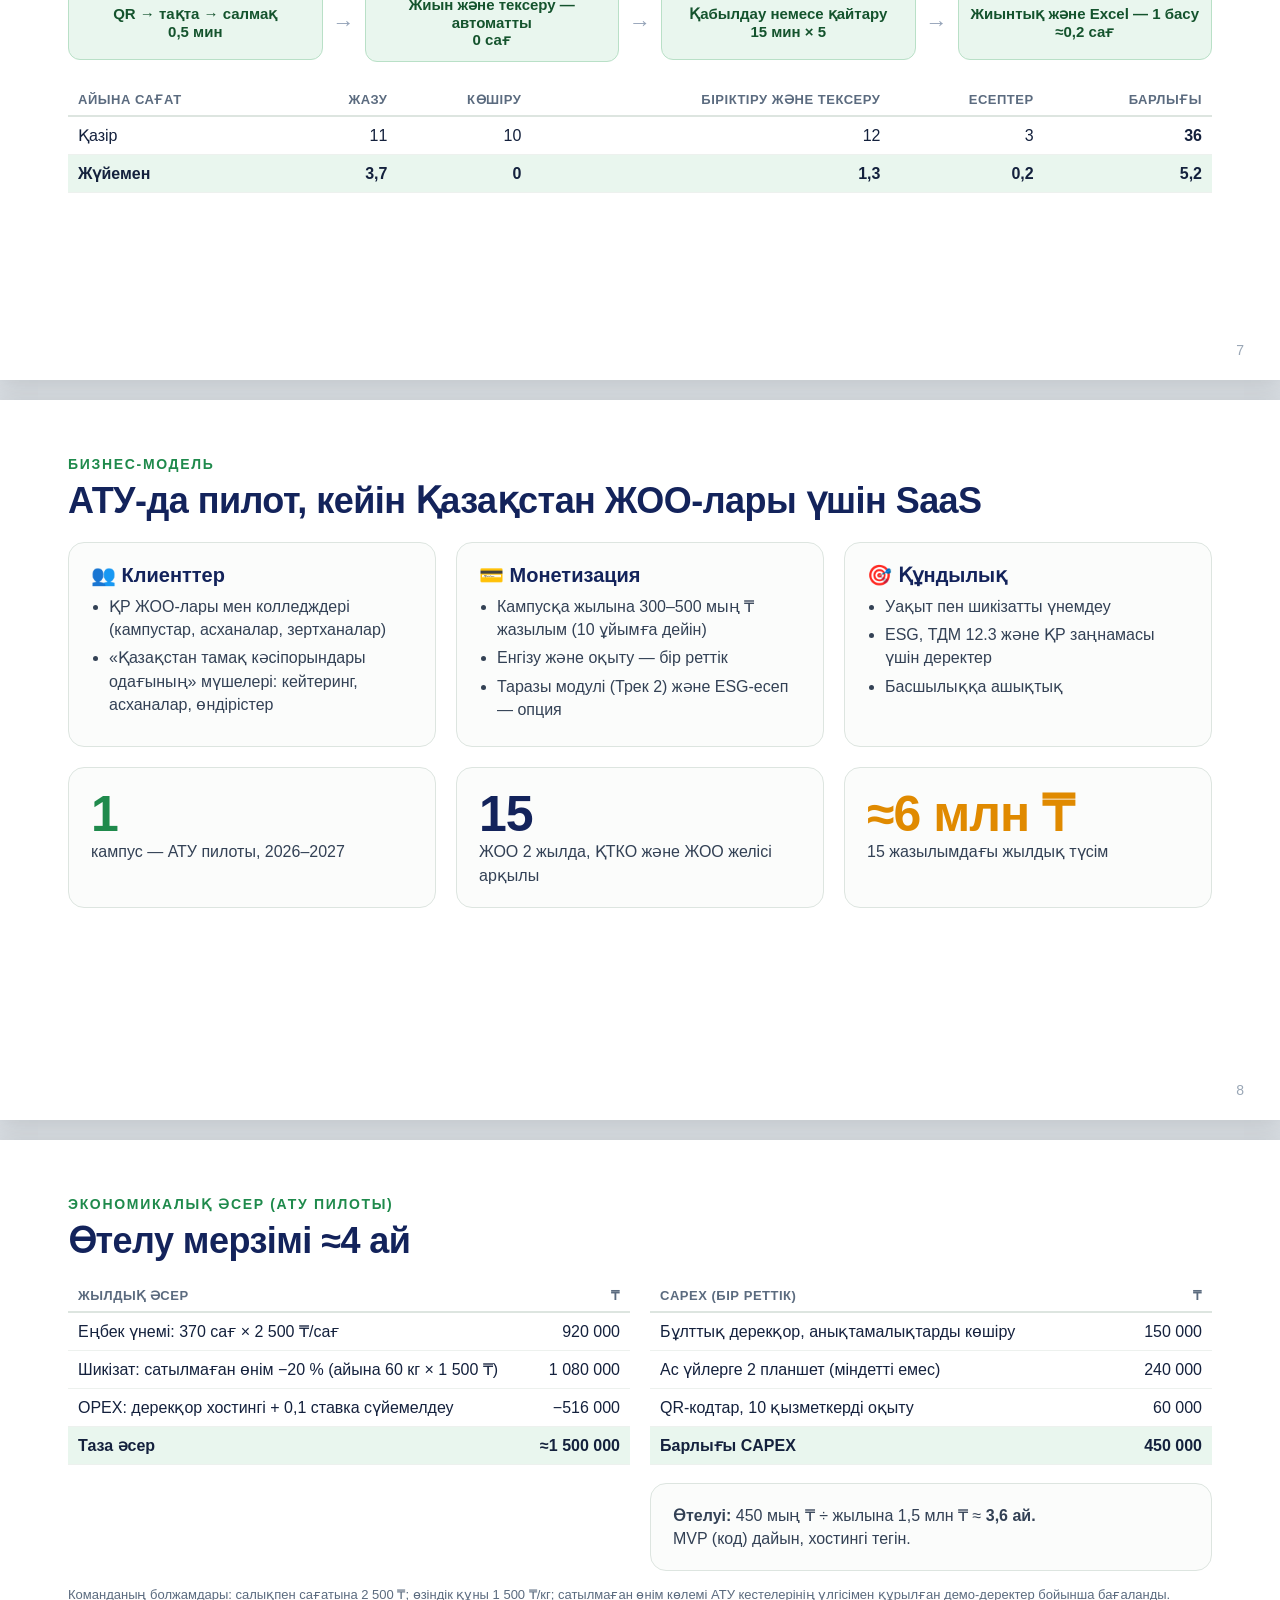
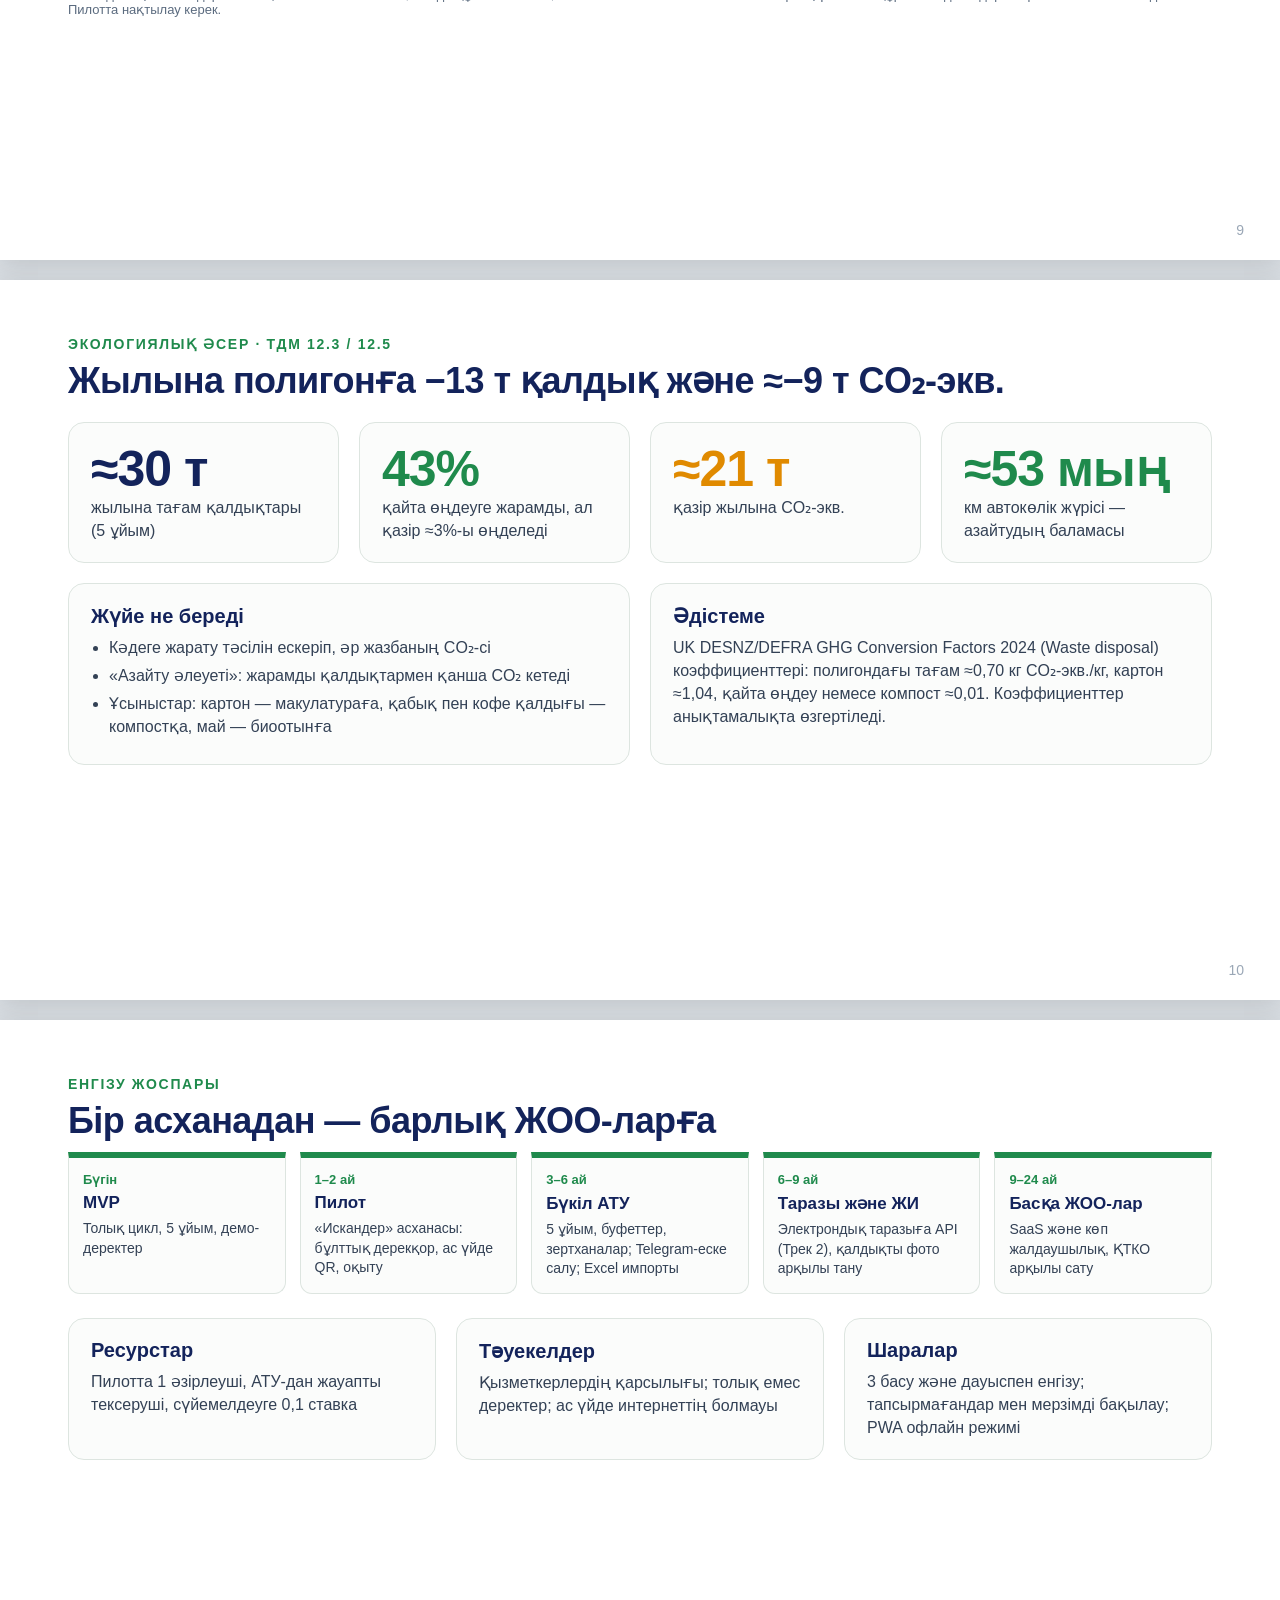
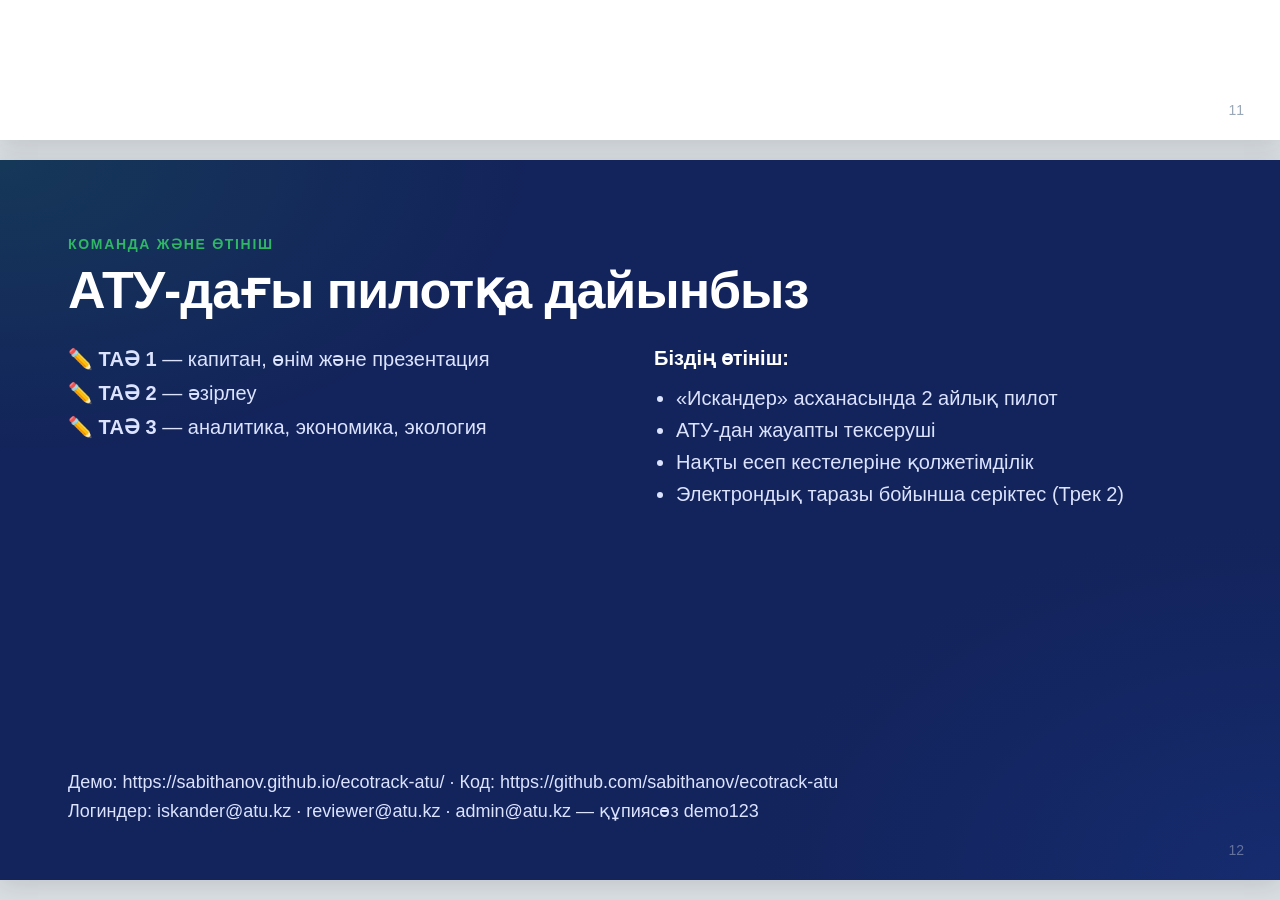
<file: presentation/index-kk.html>
<!doctype html>
<html lang="kk">
<head>
<meta charset="utf-8">
<meta name="viewport" content="width=device-width, initial-scale=1">
<title>EcoTrack ATU — презентация (қазақша)</title>
<style>
  /* ✏️ Перед печатью замените ссылки и имена команды (ищите «✏️») */
  @page { size: 1280px 720px; margin: 0; }
  :root { --navy: #13235b; --green: #1f8a4c; --green2: #2fb766; --soft: #e9f6ee; --muted: #5b6b7f; --text: #14213d; --line: #dde5e0; --orange: #e08a00; --red: #c0352b; }
  * { box-sizing: border-box; }
  html, body { margin: 0; background: #d9dee3; color: var(--text); font-family: "Segoe UI", Roboto, Arial, sans-serif; }
  .slide { width: 1280px; height: 720px; margin: 20px auto; background: #fff; position: relative; overflow: hidden; padding: 56px 68px 48px; page-break-after: always; break-after: page; box-shadow: 0 4px 24px rgba(0,0,0,.12); }
  @media print { html, body { background: #fff; } .slide { margin: 0; box-shadow: none; } }
  .slide::after { content: attr(data-n); position: absolute; right: 36px; bottom: 22px; font-size: 14px; color: #9aa7b6; }
  .foot { position: absolute; left: 68px; bottom: 22px; font-size: 13px; color: #9aa7b6; }
  h1 { font-size: 46px; margin: 0 0 14px; letter-spacing: -.02em; }
  h2 { font-size: 36px; margin: 0 0 6px; letter-spacing: -.015em; color: var(--navy); }
  .sub { font-size: 19px; color: var(--muted); margin: 0 0 26px; }
  .kicker { font-size: 14px; font-weight: 700; letter-spacing: .12em; text-transform: uppercase; color: var(--green); margin-bottom: 8px; }
  .grid { display: grid; gap: 20px; }
  .g2 { grid-template-columns: 1fr 1fr; } .g3 { grid-template-columns: repeat(3, 1fr); } .g4 { grid-template-columns: repeat(4, 1fr); }
  .card { border: 1px solid var(--line); border-radius: 16px; padding: 20px 22px; background: #fbfcfb; }
  .card h3 { margin: 0 0 8px; font-size: 20px; color: var(--navy); }
  .card p, .card li { font-size: 16px; line-height: 1.45; margin: 0; color: #334155; }
  .card ul { margin: 0; padding-left: 18px; } .card li { margin-bottom: 5px; }
  .big { font-size: 50px; font-weight: 800; color: var(--green); letter-spacing: -.02em; line-height: 1.05; }
  .big.navy { color: var(--navy); } .big.orange { color: var(--orange); } .big.red { color: var(--red); }
  .src { font-size: 12px; color: #94a3b8; margin-top: 6px; }
  .pill { display: inline-block; padding: 5px 12px; border-radius: 999px; background: var(--soft); color: #166e3b; font-weight: 700; font-size: 14px; margin: 0 6px 6px 0; }
  table { border-collapse: collapse; width: 100%; font-size: 16px; }
  th { text-align: left; font-size: 13px; text-transform: uppercase; letter-spacing: .04em; color: var(--muted); border-bottom: 2px solid var(--line); padding: 8px 10px; }
  td { padding: 9px 10px; border-bottom: 1px solid #edf1ee; }
  td.num, th.num { text-align: right; }
  tr.tot td { font-weight: 800; background: var(--soft); }
  .shot { border-radius: 12px; border: 1px solid var(--line); box-shadow: 0 8px 30px rgba(19,35,91,.15); display: block; }
  .flow { display: flex; align-items: center; gap: 10px; flex-wrap: nowrap; }
  .step { flex: 1; background: var(--soft); border: 1px solid #b9e0c7; border-radius: 12px; padding: 12px; text-align: center; font-size: 15px; font-weight: 600; color: #14532d; min-height: 74px; display: flex; align-items: center; justify-content: center; }
  .step.bad { background: #fff1ef; border-color: #f3c3bc; color: #7f1d1d; }
  .arrow { color: #94a3b8; font-size: 22px; flex: 0 0 auto; }
  /* title */
  .title { background: radial-gradient(900px 500px at 0% 0%, #1f8a4c33, transparent 60%), radial-gradient(900px 600px at 100% 100%, #2563eb22, transparent 60%), var(--navy); color: #fff; }
  .title h1 { color: #fff; font-size: 64px; margin-top: 70px; }
  .title .sub { color: #c7d2fe; font-size: 24px; max-width: 900px; }
  .title .kicker { color: var(--green2); }
  .title .logo { width: 90px; height: 90px; }
  .title .meta { position: absolute; left: 68px; bottom: 54px; font-size: 18px; color: #dbe3ff; line-height: 1.6; }
  .title .badge { display: inline-block; border: 1px solid #ffffff55; border-radius: 999px; padding: 6px 14px; margin-right: 8px; font-size: 15px; color: #fff; }
  .title::after { color: #ffffff55; }
  .timeline { display: grid; grid-template-columns: repeat(5, 1fr); gap: 14px; margin-top: 10px; }
  .tl { border-top: 6px solid var(--green); background: #fbfcfb; border-radius: 0 0 12px 12px; padding: 14px; border-left: 1px solid var(--line); border-right: 1px solid var(--line); border-bottom: 1px solid var(--line); }
  .tl b { display: block; font-size: 17px; color: var(--navy); } .tl .when { font-size: 13px; color: var(--green); font-weight: 700; margin-bottom: 6px; }
  .tl p { font-size: 14px; margin: 6px 0 0; color: #334155; line-height: 1.4; }
  .note { font-size: 13px; color: var(--muted); }
</style>
</head>
<body>

<!-- 1. Титульный -->
<section class="slide title" data-n="1">
  <img class="logo" src="../assets/icon.svg" alt="">
  <div class="kicker">«Алматы технологиялық университеті» АҚ үшін</div>
  <h1>EcoTrack ATU</h1>
  <p class="sub">Университет кешенінің тағам қалдықтарын басқарудың цифрлық жүйесі</p>
  <div style="margin-top:26px"><span class="badge">Смартфон + QR</span><span class="badge">Дауыспен енгізу</span><span class="badge">Есептерді тексеру</span><span class="badge">Бірыңғай тізілім</span><span class="badge">Дашборд + CO₂</span><span class="badge">ҚАЗ / РУС / ENG</span></div>
  <div class="meta">✏️ Команда: «Команда атауы» — ТАӘ 1, ТАӘ 2, ТАӘ 3<br>Алматы · 2026 жылғы 12 қараша</div>
</section>

<section class="slide" data-n="2">
  <div class="kicker">Мәселе цифрларда</div>
  <h2>Қалдықтар қағазда есептеледі, сондықтан оларды басқару мүмкін емес</h2>
  <p class="sub">АТУ-дың 5 ұйымы бір үлгідегі есеп кестелерін жүргізеді, бірақ ортақ базасыз, тексерусіз және аналитикасыз</p>
  <div class="grid g4" style="margin-bottom:22px">
    <div class="card"><div class="big">≈⅓</div><p>әлемдік азық-түліктің жоғалады немесе тасталады</p><div class="src">ФАО</div></div>
    <div class="card"><div class="big orange">8–10%</div><p>жаһандық парниктік газ шығарындылары тағам шығындарымен байланысты</p><div class="src">БҰҰ</div></div>
    <div class="card"><div class="big navy">40–50%</div><p>Қазақстандағы қатты тұрмыстық қалдықтардың — тағамдық және органикалық</p><div class="src">сарапшылық бағалау</div></div>
    <div class="card"><div class="big red">≈36 сағ</div><p>айына АТУ-да қолмен есепке алуға, көшіруге және 5 кестені біріктіруге кетеді</p><div class="src">команда бағасы, айына ≈440 өлшеу</div></div>
  </div>
  <div class="grid g3">
    <div class="card"><h3>🌍 Экология</h3><p>Қайта өңдеу есебі және ESG мен ТДМ 12.3 үшін деректер жоқ. Барлығы дерлік полигонға кетеді, ал ≈43%-ы қайта өңдеуге жарамды.</p></div>
    <div class="card"><h3>💸 Қаржы</h3><p>Артық сатып алу: «сатылмаған өнім қалдықтары» басшылыққа уақытында көрінбейді.</p></div>
    <div class="card"><h3>⏱ Процесс</h3><p>Қолмен біріктіру, қателер мен олқылықтар, мерзім мен есеп тапсырмағандарды бақылау жоқ.</p></div>
  </div>
</section>

<section class="slide" data-n="3">
  <div class="kicker">Аналогтар және олардың шектеулері</div>
  <h2>Дайын шешімдер университет кампусына сәйкес келмейді</h2>
  <p class="sub">Қымбат «ақылды ас үй» емес, АТУ стандартындағы құжат айналымы бар қарапайым есеп керек</p>
  <table>
    <tr><th>Шешім</th><th>Не істей алады</th><th>АТУ үшін шектеулері</th></tr>
    <tr><td><b>Winnow, Orbisk</b> (Ұлыбритания, Нидерланды)</td><td>Бактың үстіндегі ЖИ-камера, қалдықты тану</td><td>Қымбат жабдық пен валютадағы жазылым; тек ас үй; ұйымдардың есеп тапсыруы жоқ</td></tr>
    <tr><td><b>Leanpath</b> (АҚШ)</td><td>Таразы мен планшет, шығын аналитикасы</td><td>Қазақ және орыс тілі жоқ; АТУ нысандары мен есепті тексеру жоқ; ҚР-да қолжетімсіз</td></tr>
    <tr><td><b>Excel / Google Forms</b></td><td>Тегін, үйреншікті</td><td>Рөлдер, мәртебелер, бұғаттау, тарих және тапсырмағандарды бақылау жоқ; қолмен біріктіру</td></tr>
    <tr><td><b>Қағаз журнал</b> (қазір)</td><td>Ештеңе баптаудың қажеті жоқ</td><td>Аналитика мен CO₂ жоқ; көшіргенде қате; айлар бойы кешігу</td></tr>
    <tr style="background:#e9f6ee"><td><b>EcoTrack ATU</b></td><td>АТУ үлгісіндегі нысандар, workflow, тізілім, жиынтық, дашборд, CO₂</td><td>Кез келген смартфонда қосымша ретінде; ҚАЗ/РУС/ENG; дауыспен енгізу; тегін хостинг; таразымен байланысқа дайын (Трек 2)</td></tr>
  </table>
</section>

<section class="slide" data-n="4">
  <div class="kicker">Шешім және құндылық</div>
  <h2>Толық цикл: өлшеуден тоқсандық есепке дейін</h2>
  <div class="flow" style="margin:22px 0 26px">
    <div class="step">📱 QR → ұйым нысаны</div><div class="arrow">→</div>
    <div class="step">⚖️ Салмақ 3 басумен<br>(немесе дауыспен)</div><div class="arrow">→</div>
    <div class="step">✅ Автотексеру<br>және күн мен ай жиыны</div><div class="arrow">→</div>
    <div class="step">📤 Есепті бір әрекетпен<br>жіберу</div><div class="arrow">→</div>
    <div class="step">🔍 Қабылдау немесе<br>түсініктемемен қайтару</div><div class="arrow">→</div>
    <div class="step">📊 Тізілім · жиынтық · Excel · CO₂</div>
  </div>
  <div class="grid g4">
    <div class="card"><h3>Жауапты тұлғаға</h3><ul><li>бір жазбаға ≤30 секунд</li><li>жоба жоғалмайды</li><li>фото және жаңа қалдық түрі</li></ul></div>
    <div class="card"><h3>Тексерушіге</h3><ul><li>тексеру кезегі</li><li>тарих: кім, қашан, не</li><li>тапсырмағандар тізімі және еске салу</li></ul></div>
    <div class="card"><h3>Басшылыққа</h3><ul><li>5 график</li><li>N %-дан асқан ауытқулар</li><li>азайту бойынша ұсыныстар</li></ul></div>
    <div class="card"><h3>Әкімшіге</h3><ul><li>жаңа ұйым бағдарламашысыз</li><li>анықтамалықтар мен рөлдер</li><li>басып шығаруға QR-кодтар</li></ul></div>
  </div>
</section>

<section class="slide" data-n="5">
  <div class="kicker">Технология және MVP демо</div>
  <h2>Жұмыс істейтін MVP: PWA + рөлдерді тексеретін API</h2>
  <div class="grid" style="grid-template-columns: 250px 1fr; gap: 26px; margin-top: 14px">
    <img class="shot" src="img/screens-kk/form.png" style="width:250px;height:500px;object-fit:cover;object-position:top" alt="">
    <div>
      <img class="shot" src="img/screens-kk/dashboard.png" style="width:100%;height:330px;object-fit:cover;object-position:top left" alt="">
      <div class="grid g3" style="margin-top:16px;gap:14px">
        <div class="card" style="padding:14px"><h3 style="font-size:16px">Стек</h3><p style="font-size:14px">PWA (HTML/CSS/JS, офлайн) + Supabase бұлты (PostgreSQL): смартфон мен ноутбук ~4 с ішінде синхрондалады. Chart.js, SheetJS, QR, дауыспен енгізу</p></div>
        <div class="card" style="padding:14px"><h3 style="font-size:16px">Қауіпсіздік</h3><p style="font-size:14px">Рөлдер API қабатында тексеріледі, құпиясөздер тұзды SHA-256 хэші түрінде сақталады; пилотқа рөлдер бойынша RLS схемасы дайын</p></div>
        <div class="card" style="padding:14px"><h3 style="font-size:16px">Деректер</h3><p style="font-size:14px">7 нысан (ER репозиторийде), ≈2 300 демо-жазба, 5 ұйым, маусым–қараша</p></div>
      </div>
    </div>
  </div>
  <div class="foot">Демо: https://sabithanov.github.io/ecotrack-atu/ · логиндер: iskander@atu.kz / reviewer@atu.kz · құпиясөз demo123</div>
</section>

<section class="slide" data-n="6">
  <div class="kicker">Пайдаланушы не көреді</div>
  <h2>Жүйе қандай ақпарат береді</h2>
  <div class="grid" style="grid-template-columns: 200px 1fr 1fr; gap: 18px; margin-top: 14px; align-items: start">
    <div><img class="shot" src="img/screens-kk/voice.png" style="width:200px;height:400px;object-fit:cover;object-position:top" alt=""><p class="note" style="margin-top:8px"><b>Аспаз:</b> дауыспен немесе 3 басумен. Күн мен ай жиыны, мәртебе және тексерушінің түсініктемесі</p></div>
    <div>
      <img class="shot" src="img/screens-kk/review.png" style="width:100%;height:205px;object-fit:cover;object-position:top left" alt="">
      <p class="note" style="margin:6px 0 14px"><b>Тексеруші:</b> АТУ үлгісіндегі есеп, салмақ, CO₂, «қабылдау / қайтару», тарих</p>
      <img class="shot" src="img/screens-kk/nonsub.png" style="width:100%;height:150px;object-fit:cover;object-position:top left" alt="">
      <p class="note" style="margin-top:6px"><b>Жиынтық:</b> тоқсан Excel-де, тапсырмағандар тізімі</p>
    </div>
    <div>
      <img class="shot" src="img/screens-kk/dashboard.png" style="width:100%;height:205px;object-fit:cover;object-position:top left" alt="">
      <p class="note" style="margin:6px 0 14px"><b>Басшылық:</b> салмақ, қайта өңдеу үлесі, CO₂, динамика, ұйымдарды салыстыру</p>
      <img class="shot" src="img/screens-kk/anomalies.png" style="width:100%;height:150px;object-fit:cover;object-position:top left" alt="">
      <p class="note" style="margin-top:6px"><b>Аналитика:</b> +N % ауытқулар, ұсыныстар және ₸-дағы үнем</p>
    </div>
  </div>
</section>

<section class="slide" data-n="7">
  <div class="kicker">Бизнес-процесс</div>
  <h2>«Қазір» → «жүйемен»: еңбек шығыны −86 %</h2>
  <p class="sub">5 ұйым, айына ≈440 өлшеу</p>
  <div style="font-weight:700;color:#7f1d1d;margin-bottom:8px">Қазір</div>
  <div class="flow"><div class="step bad">Өлшеді → журналға жазды<br>1,5 мин</div><div class="arrow">→</div><div class="step bad">Ай соңы: Excel-ге көшіру<br>2 сағ × 5</div><div class="arrow">→</div><div class="step bad">Поштамен жіберу, қате іздеу<br>≈12 сағ</div><div class="arrow">→</div><div class="step bad">Тоқсандық жиынтық қолмен<br>≈3 сағ</div></div>
  <div style="font-weight:700;color:#14532d;margin:18px 0 8px">Жүйемен</div>
  <div class="flow"><div class="step">QR → тақта → салмақ<br>0,5 мин</div><div class="arrow">→</div><div class="step">Жиын және тексеру — автоматты<br>0 сағ</div><div class="arrow">→</div><div class="step">Қабылдау немесе қайтару<br>15 мин × 5</div><div class="arrow">→</div><div class="step">Жиынтық және Excel — 1 басу<br>≈0,2 сағ</div></div>
  <table style="margin-top:22px">
    <tr><th>Айына сағат</th><th class="num">Жазу</th><th class="num">Көшіру</th><th class="num">Біріктіру және тексеру</th><th class="num">Есептер</th><th class="num">Барлығы</th></tr>
    <tr><td>Қазір</td><td class="num">11</td><td class="num">10</td><td class="num">12</td><td class="num">3</td><td class="num"><b>36</b></td></tr>
    <tr class="tot"><td>Жүйемен</td><td class="num">3,7</td><td class="num">0</td><td class="num">1,3</td><td class="num">0,2</td><td class="num">5,2</td></tr>
  </table>
</section>

<section class="slide" data-n="8">
  <div class="kicker">Бизнес-модель</div>
  <h2>АТУ-да пилот, кейін Қазақстан ЖОО-лары үшін SaaS</h2>
  <div class="grid g3" style="margin-top:20px">
    <div class="card"><h3>👥 Клиенттер</h3><ul><li>ҚР ЖОО-лары мен колледждері (кампустар, асханалар, зертханалар)</li><li>«Қазақстан тамақ кәсіпорындары одағының» мүшелері: кейтеринг, асханалар, өндірістер</li></ul></div>
    <div class="card"><h3>💳 Монетизация</h3><ul><li>Кампусқа жылына 300–500 мың ₸ жазылым (10 ұйымға дейін)</li><li>Енгізу және оқыту — бір реттік</li><li>Таразы модулі (Трек 2) және ESG-есеп — опция</li></ul></div>
    <div class="card"><h3>🎯 Құндылық</h3><ul><li>Уақыт пен шикізатты үнемдеу</li><li>ESG, ТДМ 12.3 және ҚР заңнамасы үшін деректер</li><li>Басшылыққа ашықтық</li></ul></div>
  </div>
  <div class="grid g3" style="margin-top:20px">
    <div class="card"><div class="big">1</div><p>кампус — АТУ пилоты, 2026–2027</p></div>
    <div class="card"><div class="big navy">15</div><p>ЖОО 2 жылда, ҚТКО және ЖОО желісі арқылы</p></div>
    <div class="card"><div class="big orange">≈6 млн ₸</div><p>15 жазылымдағы жылдық түсім</p></div>
  </div>
</section>

<section class="slide" data-n="9">
  <div class="kicker">Экономикалық әсер (АТУ пилоты)</div>
  <h2>Өтелу мерзімі ≈4 ай</h2>
  <div class="grid g2" style="margin-top:18px">
    <div>
      <table>
        <tr><th>Жылдық әсер</th><th class="num">₸</th></tr>
        <tr><td>Еңбек үнемі: 370 сағ × 2 500 ₸/сағ</td><td class="num">920 000</td></tr>
        <tr><td>Шикізат: сатылмаған өнім −20 % (айына 60 кг × 1 500 ₸)</td><td class="num">1 080 000</td></tr>
        <tr><td>OPEX: дерекқор хостингі + 0,1 ставка сүйемелдеу</td><td class="num">−516 000</td></tr>
        <tr class="tot"><td>Таза әсер</td><td class="num">≈1 500 000</td></tr>
      </table>
    </div>
    <div>
      <table>
        <tr><th>CAPEX (бір реттік)</th><th class="num">₸</th></tr>
        <tr><td>Бұлттық дерекқор, анықтамалықтарды көшіру</td><td class="num">150 000</td></tr>
        <tr><td>Ас үйлерге 2 планшет (міндетті емес)</td><td class="num">240 000</td></tr>
        <tr><td>QR-кодтар, 10 қызметкерді оқыту</td><td class="num">60 000</td></tr>
        <tr class="tot"><td>Барлығы CAPEX</td><td class="num">450 000</td></tr>
      </table>
      <div class="card" style="margin-top:18px"><p><b>Өтелуі:</b> 450 мың ₸ ÷ жылына 1,5 млн ₸ ≈ <b>3,6 ай.</b><br>MVP (код) дайын, хостингі тегін.</p></div>
    </div>
  </div>
  <p class="note" style="margin-top:16px">Команданың болжамдары: салықпен сағатына 2 500 ₸; өзіндік құны 1 500 ₸/кг; сатылмаған өнім көлемі АТУ кестелерінің үлгісімен құрылған демо-деректер бойынша бағаланды. Пилотта нақтылау керек.</p>
</section>

<section class="slide" data-n="10">
  <div class="kicker">Экологиялық әсер · ТДМ 12.3 / 12.5</div>
  <h2>Жылына полигонға −13 т қалдық және ≈−9 т CO₂-экв.</h2>
  <div class="grid g4" style="margin:20px 0">
    <div class="card"><div class="big navy">≈30 т</div><p>жылына тағам қалдықтары (5 ұйым)</p></div>
    <div class="card"><div class="big">43%</div><p>қайта өңдеуге жарамды, ал қазір ≈3%-ы өңделеді</p></div>
    <div class="card"><div class="big orange">≈21 т</div><p>қазір жылына CO₂-экв.</p></div>
    <div class="card"><div class="big">≈53 мың</div><p>км автокөлік жүрісі — азайтудың баламасы</p></div>
  </div>
  <div class="grid g2">
    <div class="card"><h3>Жүйе не береді</h3><ul><li>Кәдеге жарату тәсілін ескеріп, әр жазбаның CO₂-сі</li><li>«Азайту әлеуеті»: жарамды қалдықтармен қанша CO₂ кетеді</li><li>Ұсыныстар: картон — макулатураға, қабық пен кофе қалдығы — компостқа, май — биоотынға</li></ul></div>
    <div class="card"><h3>Әдістеме</h3><p>UK DESNZ/DEFRA GHG Conversion Factors 2024 (Waste disposal) коэффициенттері: полигондағы тағам ≈0,70 кг CO₂-экв./кг, картон ≈1,04, қайта өңдеу немесе компост ≈0,01. Коэффициенттер анықтамалықта өзгертіледі.</p></div>
  </div>
</section>

<section class="slide" data-n="11">
  <div class="kicker">Енгізу жоспары</div>
  <h2>Бір асханадан — барлық ЖОО-ларға</h2>
  <div class="timeline">
    <div class="tl"><div class="when">Бүгін</div><b>MVP</b><p>Толық цикл, 5 ұйым, демо-деректер</p></div>
    <div class="tl"><div class="when">1–2 ай</div><b>Пилот</b><p>«Искандер» асханасы: бұлттық дерекқор, ас үйде QR, оқыту</p></div>
    <div class="tl"><div class="when">3–6 ай</div><b>Бүкіл АТУ</b><p>5 ұйым, буфеттер, зертханалар; Telegram-еске салу; Excel импорты</p></div>
    <div class="tl"><div class="when">6–9 ай</div><b>Таразы және ЖИ</b><p>Электрондық таразыға API (Трек 2), қалдықты фото арқылы тану</p></div>
    <div class="tl"><div class="when">9–24 ай</div><b>Басқа ЖОО-лар</b><p>SaaS және көп жалдаушылық, ҚТКО арқылы сату</p></div>
  </div>
  <div class="grid g3" style="margin-top:24px">
    <div class="card"><h3>Ресурстар</h3><p>Пилотта 1 әзірлеуші, АТУ-дан жауапты тексеруші, сүйемелдеуге 0,1 ставка</p></div>
    <div class="card"><h3>Тәуекелдер</h3><p>Қызметкерлердің қарсылығы; толық емес деректер; ас үйде интернеттің болмауы</p></div>
    <div class="card"><h3>Шаралар</h3><p>3 басу және дауыспен енгізу; тапсырмағандар мен мерзімді бақылау; PWA офлайн режимі</p></div>
  </div>
</section>

<section class="slide title" data-n="12">
  <div class="kicker" style="margin-top:20px">Команда және өтініш</div>
  <h1 style="margin-top:6px;font-size:52px">АТУ-дағы пилотқа дайынбыз</h1>
  <div class="grid g2" style="margin-top:22px;gap:28px">
    <div style="font-size:20px;line-height:1.7;color:#dbe3ff">
      ✏️ <b>ТАӘ 1</b> — капитан, өнім және презентация<br>
      ✏️ <b>ТАӘ 2</b> — әзірлеу<br>
      ✏️ <b>ТАӘ 3</b> — аналитика, экономика, экология
    </div>
    <div style="font-size:20px;line-height:1.6;color:#fff">
      <b>Біздің өтініш:</b>
      <ul style="margin:8px 0 0;padding-left:22px;color:#dbe3ff">
        <li>«Искандер» асханасында 2 айлық пилот</li>
        <li>АТУ-дан жауапты тексеруші</li>
        <li>Нақты есеп кестелеріне қолжетімділік</li>
        <li>Электрондық таразы бойынша серіктес (Трек 2)</li>
      </ul>
    </div>
  </div>
  <div class="meta">Демо: https://sabithanov.github.io/ecotrack-atu/ · Код: https://github.com/sabithanov/ecotrack-atu<br>Логиндер: iskander@atu.kz · reviewer@atu.kz · admin@atu.kz — құпиясөз demo123</div>
</section>

<script>
  (function () { // ?n=5 — тек бір слайдты көрсету (PNG экспорты үшін)
    var n = +new URLSearchParams(location.search).get('n');
    if (n) { document.body.style.background = '#fff'; document.querySelectorAll('.slide').forEach(function (s, i) { if (i + 1 !== n) s.remove(); else s.style.margin = '0'; }); }
  })();
</script>
</body>
</html>
</file>
